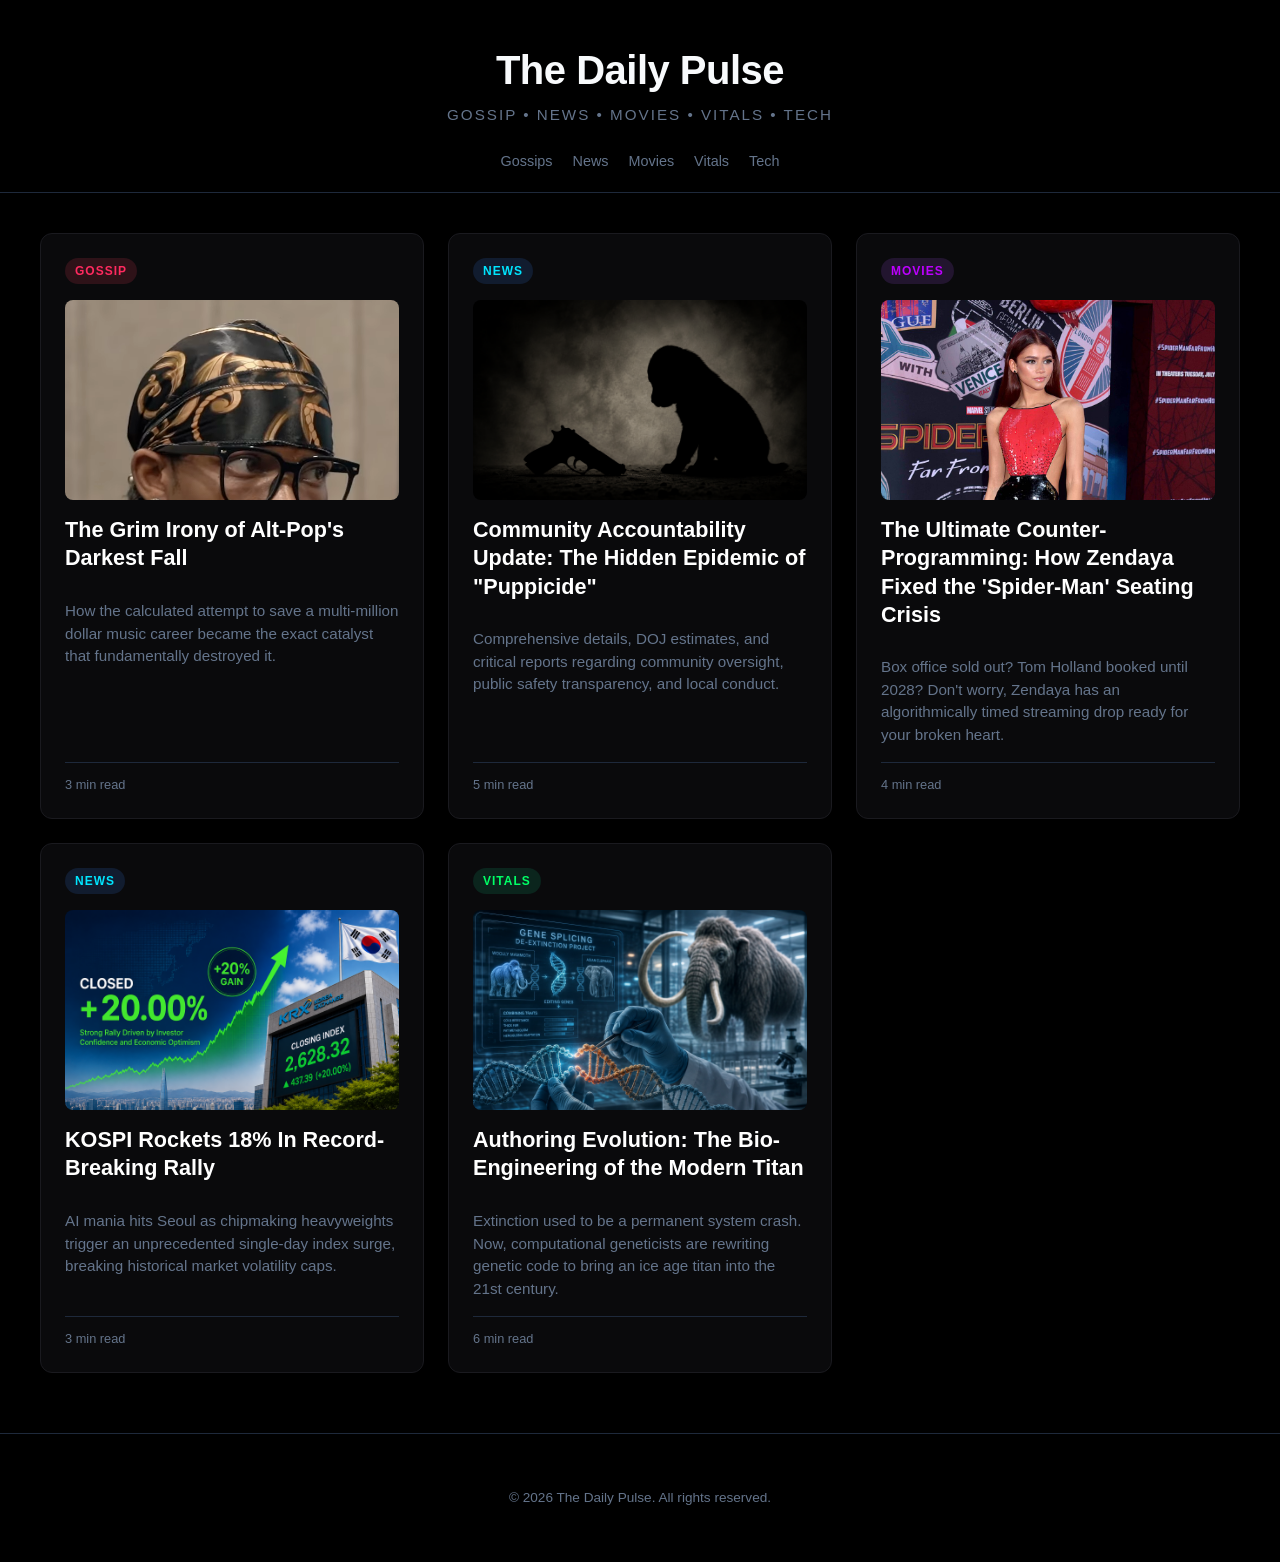
<file: index.html>
<!DOCTYPE html>
<html lang="en">
<head>
    <meta charset="UTF-8">
    <meta name="viewport" content="width=device-width, initial-scale=1.0">
    <title>The Daily Pulse - Gossip, News, Tech</title>
    <link rel="stylesheet" href="style.css">
</head>
<body>
    <!-- Main Hub Header -->
    <header class="main-header">
        <div class="header-container">
            <h1 class="logo">The Daily Pulse</h1>
            <p class="tagline">Gossip &bull; News &bull; Movies &bull; Vitals &bull; Tech</p>
        </div>
        <nav class="main-nav">
            <a href="#gossip">Gossips</a>
            <a href="#news">News</a>
            <a href="#movies">Movies</a>
            <a href="#vitals">Vitals</a>
            <a href="#tech">Tech</a>
        </nav>
    </header>

    <!-- News Grid Container -->
        <!-- News Grid Container -->
    <main class="grid-container">

        <!-- Card 1: Gossip (Links to D4vd Article) -->
        <article class="news-card" id="gossip">
            <div class="card-tag tag-gossip">Gossip</div>
            
            <div class="card-image-container">
                <a href="d4vid.html">
                    <img src="d4vid.png" alt="D4vd Case" class="card-image">
                </a>
            </div>

            <h2 class="card-title"><a href="d4vid.html">The Grim Irony of Alt-Pop's Darkest Fall</a></h2>
            <p class="card-excerpt">How the calculated attempt to save a multi-million dollar music career became the exact catalyst that fundamentally destroyed it.</p>
            <div class="card-footer">
                <span class="read-time">3 min read</span>
            </div>
        </article>

        <!-- Card 2: News (Linked to Puppicide Article) -->
        <article class="news-card" id="news">
            <div class="card-tag tag-news">News</div>
            
            <div class="card-image-container">
                <a href="community-accountability.html">
                    <img src="puppi2.png" alt="Community Safety Update" class="card-image">
                </a>
            </div>

            <h2 class="card-title"><a href="community-accountability.html">Community Accountability Update: The Hidden Epidemic of "Puppicide"</a></h2>
            <p class="card-excerpt">Comprehensive details, DOJ estimates, and critical reports regarding community oversight, public safety transparency, and local conduct.</p>
            <div class="card-footer">
                <span class="read-time">5 min read</span>
            </div>
        </article>

        <!-- Card 3: Movies (Linked to Zendaya Article) -->
        <article class="news-card" id="movies">
            <div class="card-tag tag-movies">Movies</div>

            <div class="card-image-container">
                <a href="the-drama.html">
                    <img src="zen.jpg" alt="Zendaya and Robert Pattinson in The Drama" class="card-image">
                </a>
            </div>

            <h2 class="card-title"><a href="the-drama.html">The Ultimate Counter-Programming: How Zendaya Fixed the 'Spider-Man' Seating Crisis</a></h2>
            <p class="card-excerpt">Box office sold out? Tom Holland booked until 2028? Don't worry, Zendaya has an algorithmically timed streaming drop ready for your broken heart.</p>
            <div class="card-footer">
                <span class="read-time">4 min read</span>
            </div>
        </article>
        <!-- Card 4: News (Links to South Korea Stock Surge) -->
        <article class="news-card" id="korea-surge">
            <div class="card-tag tag-news">News</div>

            <div class="card-image-container">
                <a href="so-ko.html">
                    <img src="so-ko.png" alt="KOSPI Market Chart" class="card-image">
                </a>
            </div>

            <h2 class="card-title"><a href="so-ko.html">KOSPI Rockets 18% In Record-Breaking Rally</a></h2>
            <p class="card-excerpt">AI mania hits Seoul as chipmaking heavyweights trigger an unprecedented single-day index surge, breaking historical market volatility caps.</p>
            <div class="card-footer">
                <span class="read-time">3 min read</span>
            </div>
        </article>

        <!-- Card 5: Vitals (Mammoth Article) -->
        <article class="news-card" id="mammoth-revival">
            <div class="card-tag tag-vitals">Vitals</div>

            <div class="card-image-container">
                <a href="mammoth-revival.html">
                    <img src="wooly.png" alt="Woolly Mammoth Bio-Engineering" class="card-image">
                </a>
            </div>

            <h2 class="card-title"><a href="mammoth-revival.html">Authoring Evolution: The Bio-Engineering of the Modern Titan</a></h2>
            <p class="card-excerpt">Extinction used to be a permanent system crash. Now, computational geneticists are rewriting genetic code to bring an ice age titan into the 21st century.</p>
            <div class="card-footer">
                <span class="read-time">6 min read</span>
            </div>
        </article>



    </main>


    <!-- Footer -->
    <footer class="main-footer">
        <p>&copy; 2026 The Daily Pulse. All rights reserved.</p>
    </footer>
</body>
</html>
</file>
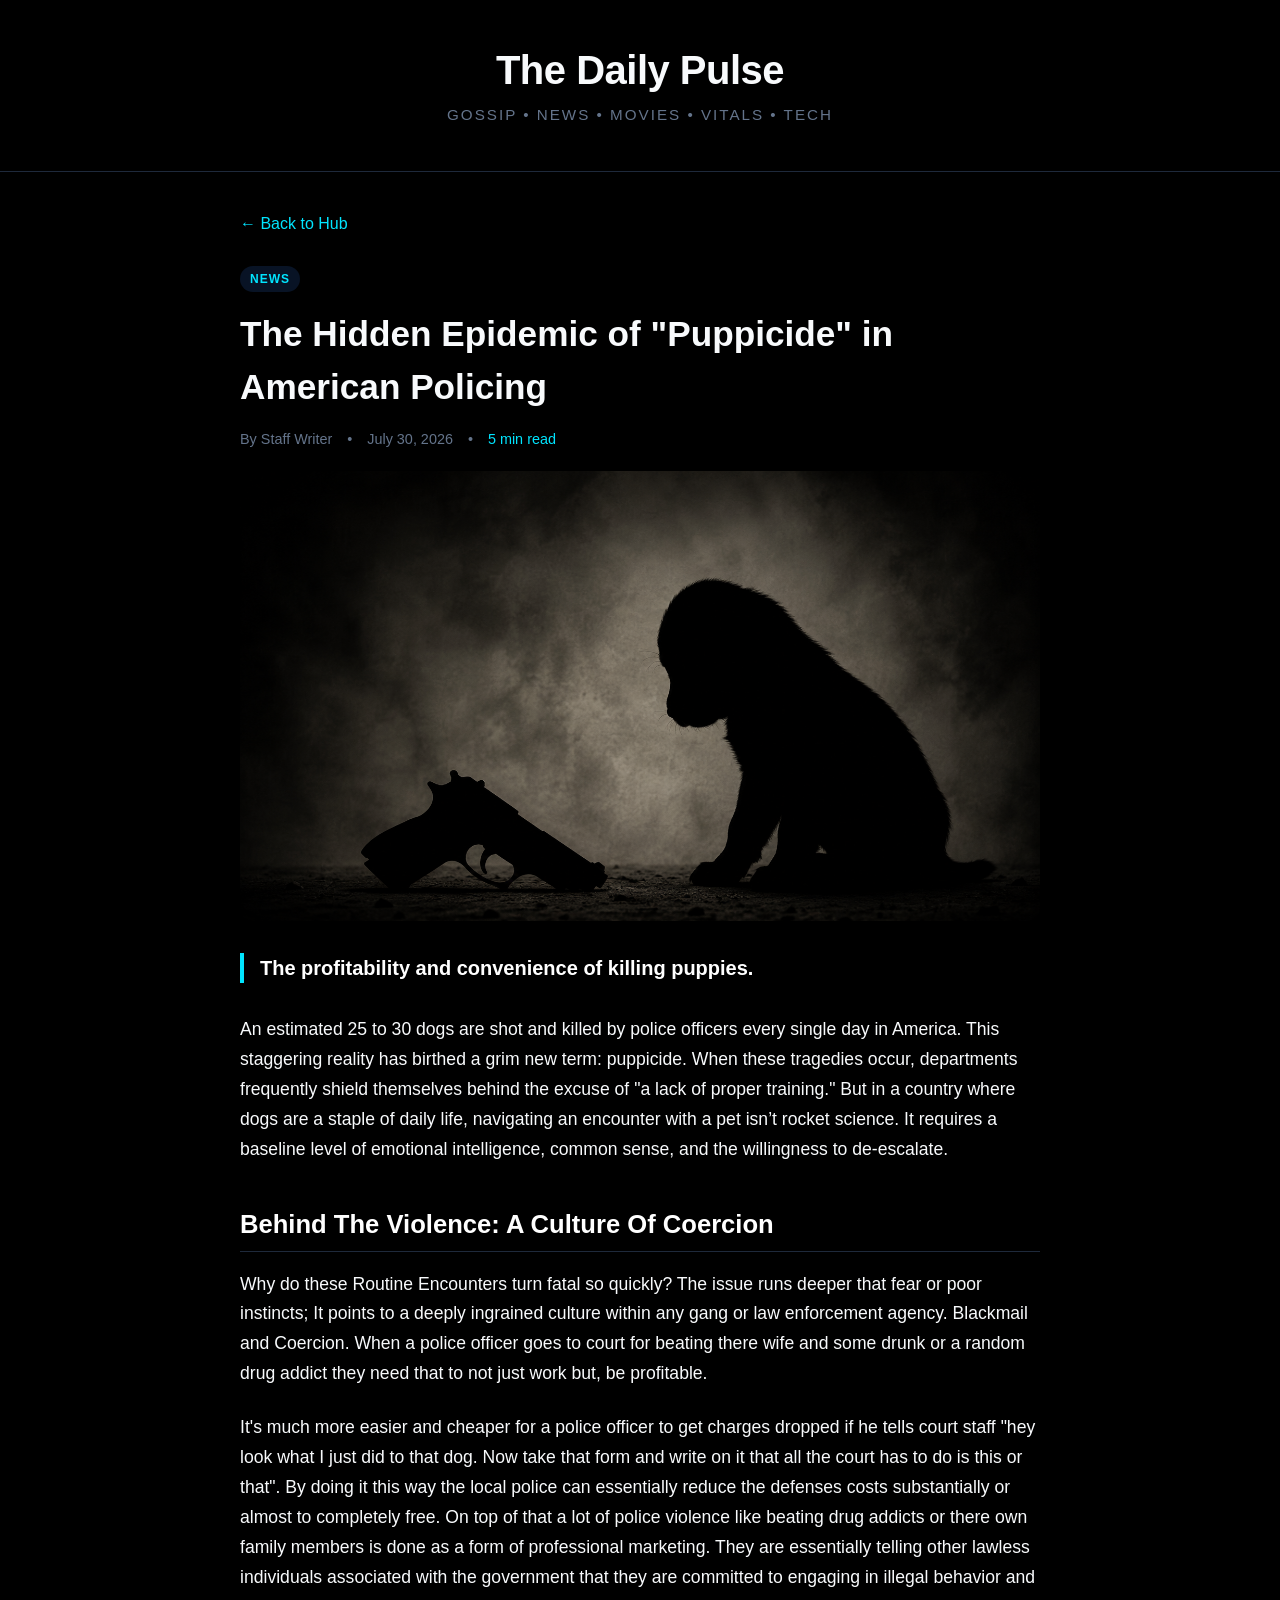
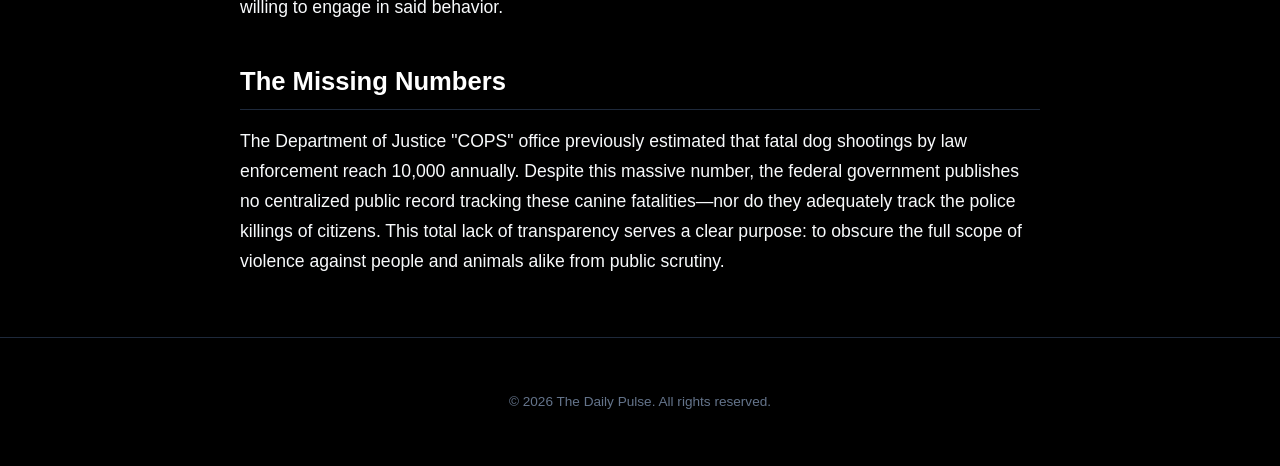
<file: community-accountability.html>
<!DOCTYPE html>
<html lang="en">
<head>
    <meta charset="UTF-8">
    <meta name="viewport" content="width=device-width, initial-scale=1.0">
    <title>Community Accountability Update - The Daily Pulse</title>
    <link rel="stylesheet" href="style.css">
    <style>
        /* Specific styles for article page readability */
        .article-container {
            max-width: 800px;
            margin: 40px auto;
            padding: 0 20px;
        }
        .article-meta {
            color: var(--text-muted);
            font-size: 0.9rem;
            margin-bottom: 20px;
            display: flex;
            gap: 15px;
        }
        .article-content p {
            font-size: 1.1rem;
            line-height: 1.7;
            margin-bottom: 24px;
        }
        .article-content h2 {
            font-size: 1.6rem;
            color: #ffffff;
            margin: 40px 0 16px 0;
            border-bottom: 1px solid #1e293b;
            padding-bottom: 8px;
        }
        .back-link {
            display: inline-block;
            margin-bottom: 30px;
            color: var(--color-news);
            text-decoration: none;
            font-weight: 500;
        }
        .back-link:hover {
            text-decoration: underline;
        }
    </style>
</head>
<body>
    <!-- Header -->
    <header class="main-header">
        <div class="header-container">
            <h1 class="logo"><a href="index.html" style="color: inherit; text-decoration: none;">The Daily Pulse</a></h1>
            <p class="tagline">Gossip &bull; News &bull; Movies &bull; Vitals &bull; Tech</p>
        </div>
    </header>

    <!-- Main Content -->
    <main class="article-container">
        <a href="index.html" class="back-link">&larr; Back to Hub</a>
        
        <article>
            <div class="card-tag tag-news">News</div>
            
            <h1 class="logo" style="font-size: 2.2rem; text-align: left; margin-bottom: 16px; letter-spacing: normal;">
                The Hidden Epidemic of "Puppicide" in American Policing
            </h1>
            
            <div class="article-meta">
                <span>By Staff Writer</span>
                <span>&bull;</span>
                <span>July 30, 2026</span>
                <span>&bull;</span>
                <span style="color: var(--color-news);">5 min read</span>
            </div>

            <!-- Image Block configured for the tall 1080x1920 puppi.png layout -->
                        <!-- New Article Banner Image (Widescreen Asset Layout) -->
            <figure style="margin: 0 0 32px 0; width: 100%;">
                <div style="width: 100%; max-height: 450px; overflow: hidden; border-radius: 12px; margin-bottom: 8px;">
                    <img src="puppi2.png" alt="Community Accountability Report Banner" style="width: 100%; height: auto; display: block; object-fit: cover;">
                </div>
            </figure>


            <div class="article-content">
                <p style="font-size: 1.25rem; font-weight: 600; color: #ffffff; line-height: 1.5; margin-bottom: 32px; border-left: 4px solid var(--color-news); padding-left: 16px;">
                    The profitability and convenience of killing puppies.
                </p>

                <p>An estimated 25 to 30 dogs are shot and killed by police officers every single day in America. This staggering reality has birthed a grim new term: puppicide. When these tragedies occur, departments frequently shield themselves behind the excuse of "a lack of proper training." But in a country where dogs are a staple of daily life, navigating an encounter with a pet isn’t rocket science. It requires a baseline level of emotional intelligence, common sense, and the willingness to de-escalate.</p>

                <h2>Behind The Violence: A Culture Of Coercion</h2>
                
                <p>Why do these Routine Encounters turn fatal so quickly? The issue runs deeper that fear or poor instincts; It points to a deeply ingrained culture within any gang or law enforcement agency. Blackmail and Coercion. When a police officer goes to court for beating there wife and some drunk or a random drug addict they need that to not just work but, be profitable.</p>

                <p>It's much more easier and cheaper for a police officer to get charges dropped if he tells court staff "hey look what I just did to that dog. Now take that form and write on it that all the court has to do is this or that". By doing it this way the local police can essentially reduce the defenses costs substantially or almost to completely free. On top of that a lot of police violence like beating drug addicts or there own family members is done as a form of professional marketing. They are essentially telling other lawless individuals associated with the government that they are committed to engaging in illegal behavior and willing to engage in said behavior.</p>

                <h2>The Missing Numbers</h2>
                
                <p>The Department of Justice "COPS" office previously estimated that fatal dog shootings by law enforcement reach 10,000 annually. Despite this massive number, the federal government publishes no centralized public record tracking these canine fatalities—nor do they adequately track the police killings of citizens. This total lack of transparency serves a clear purpose: to obscure the full scope of violence against people and animals alike from public scrutiny.</p>
            </div>
        </article>
    </main>

    <!-- Footer -->
    <footer class="main-footer">
        <p>&copy; 2026 The Daily Pulse. All rights reserved.</p>
    </footer>
</body>
</html>
</file>
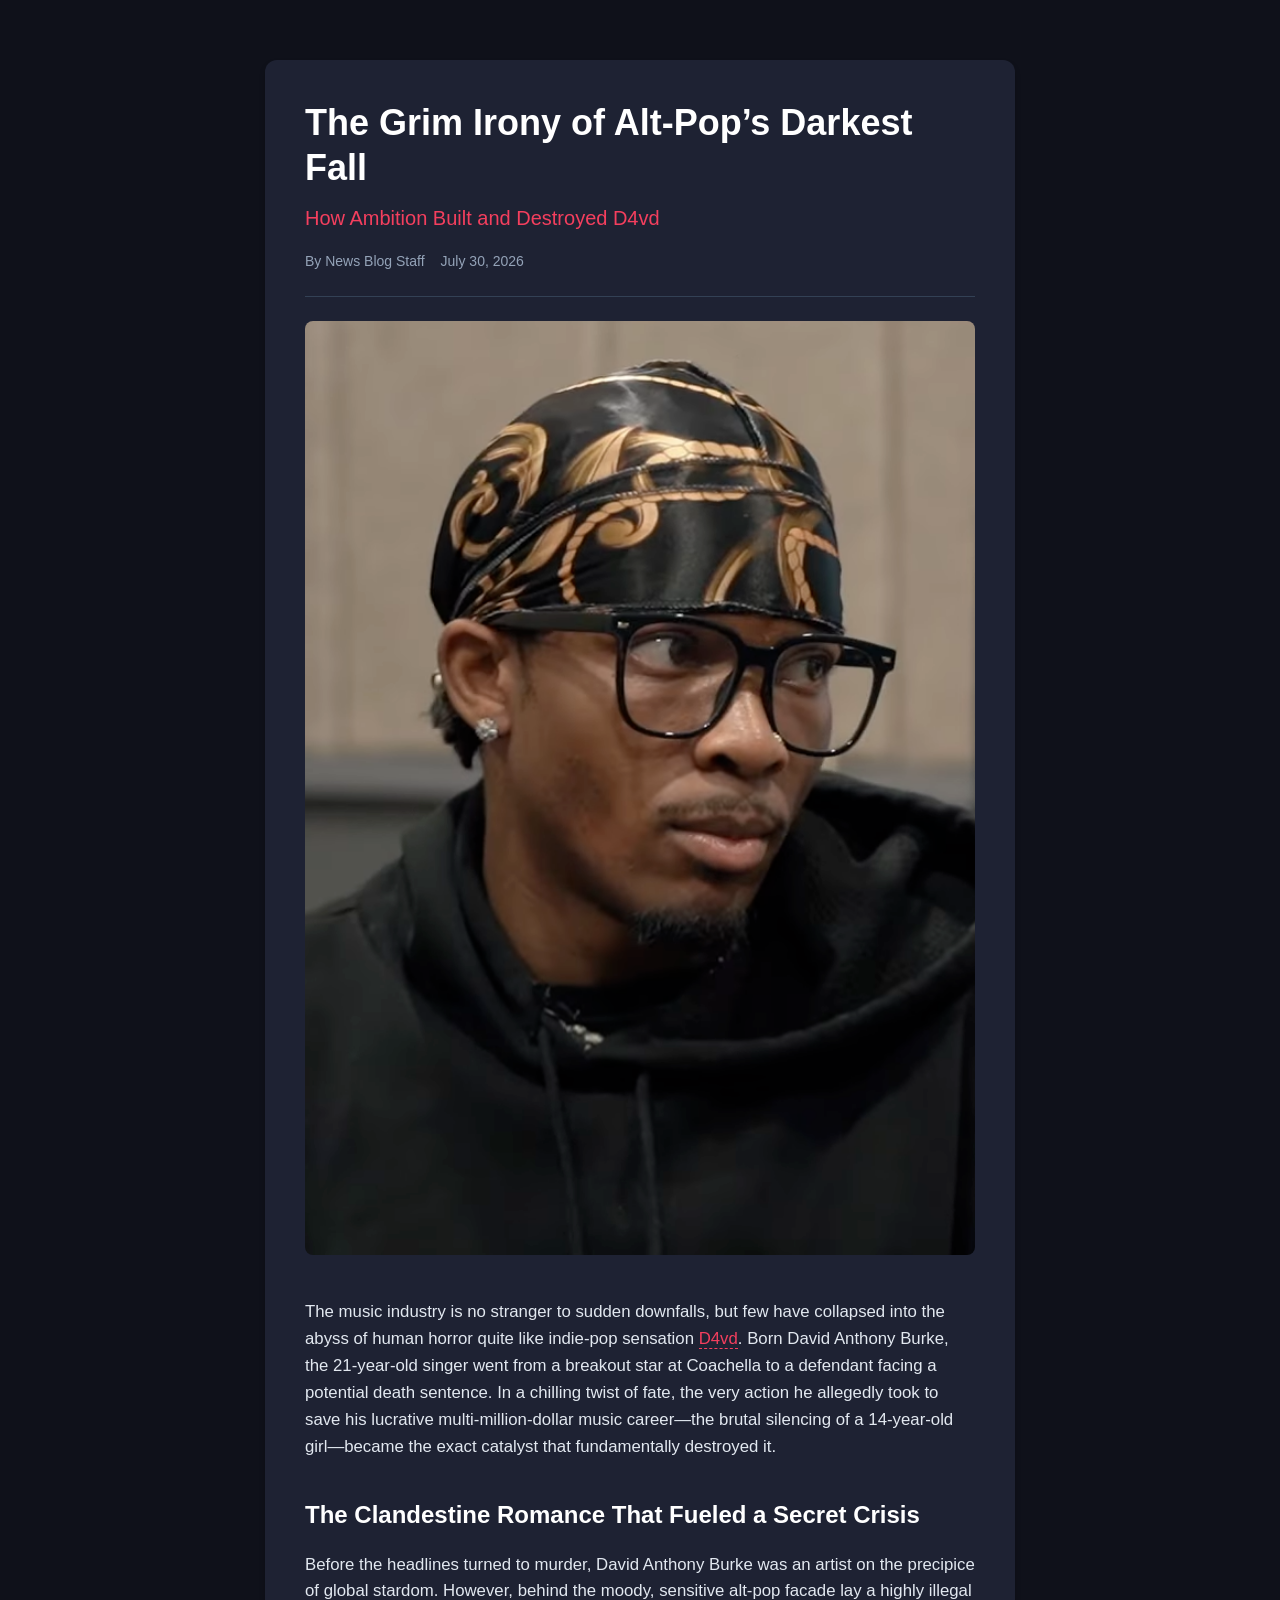
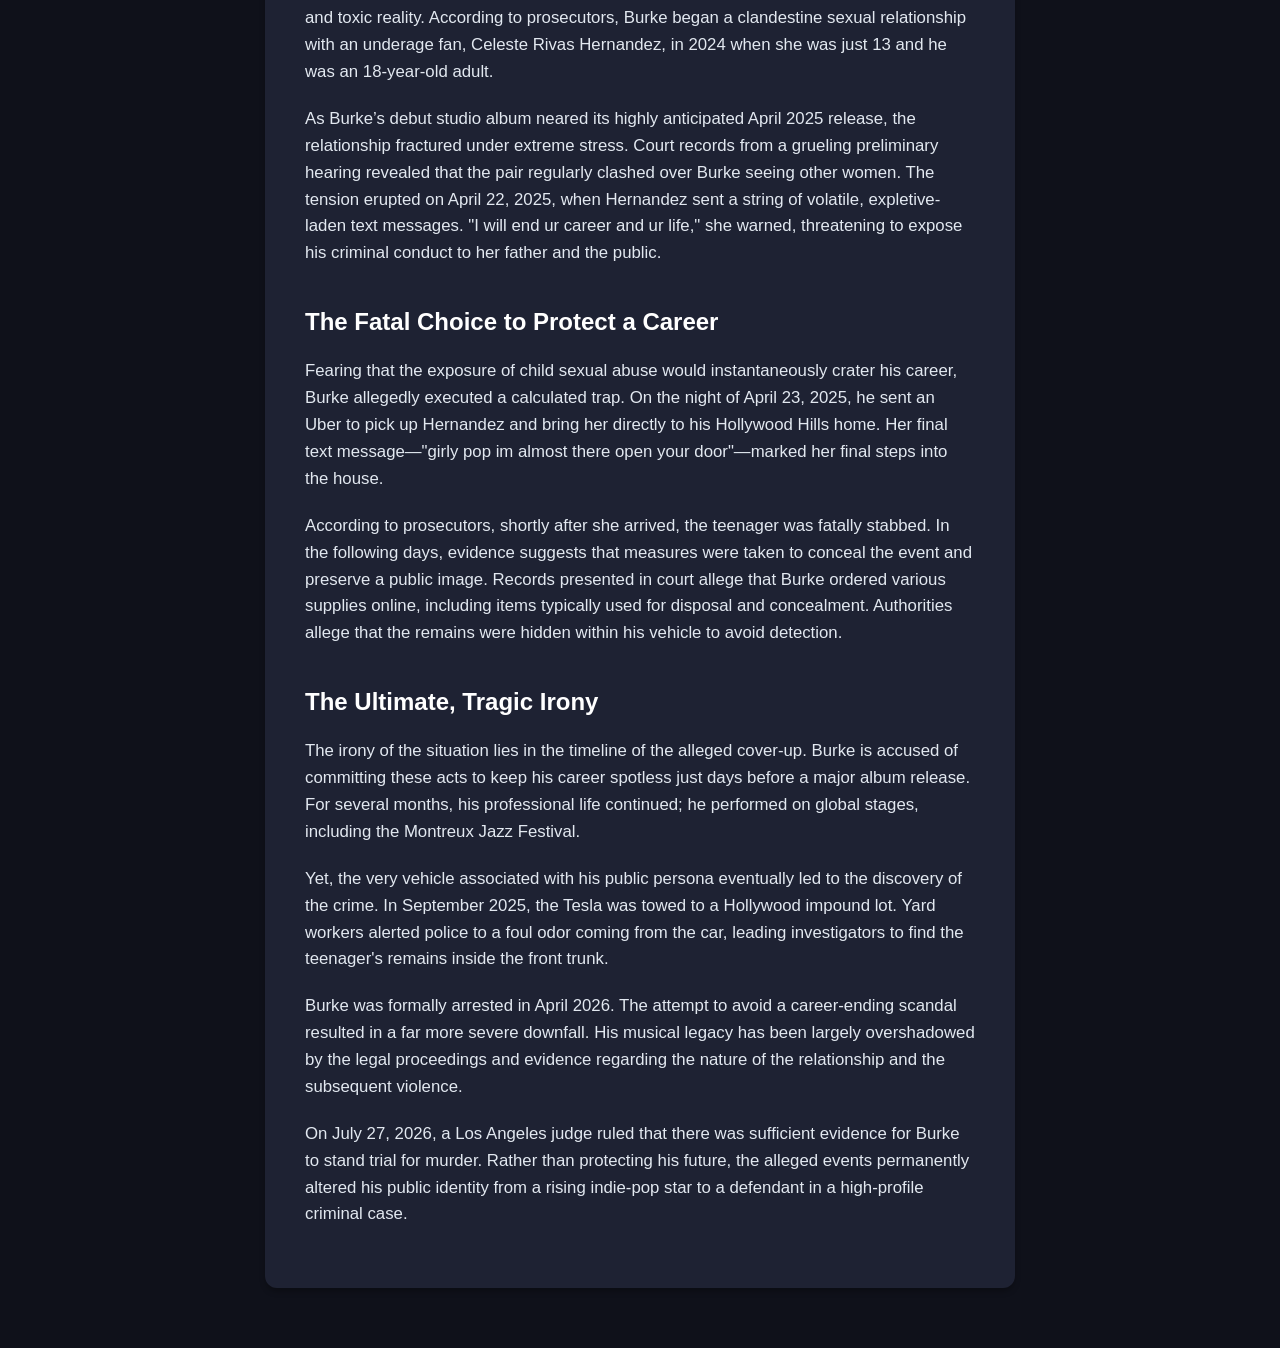
<file: d4vid.html>
<!DOCTYPE html>
<html lang="en">
<head>
    <meta charset="UTF-8">
    <meta name="viewport" content="width=device-width, initial-scale=1.0">
    <title>The Grim Irony of Alt-Pop's Darkest Fall</title>
    <link rel="stylesheet" href="d4vid-style.css">
</head>
<body>
    <main class="article-container">
        <article>
            <header class="article-header">
                <h1 class="article-title">The Grim Irony of Alt-Pop’s Darkest Fall</h1>
                <p class="article-subtitle">How Ambition Built and Destroyed D4vd</p>
                <div class="article-meta">
                    <span class="author">By News Blog Staff</span>
                    <span class="date">July 30, 2026</span>
                </div>
            </header>
            
            <section class="article-content">
                <!-- If you want to show the image, make sure d4vid.png is in the same folder -->
                <img src="d4vid.png" alt="D4vd Case Image" style="width:100%; border-radius:8px; margin-bottom:20px;">

                <p>The music industry is no stranger to sudden downfalls, but few have collapsed into the abyss of human horror quite like indie-pop sensation <a href="https://www.bbc.com/news/articles/c70gkg62w0ro" target="_blank" rel="noopener noreferrer">D4vd</a>. Born David Anthony Burke, the 21-year-old singer went from a breakout star at Coachella to a defendant facing a potential death sentence. In a chilling twist of fate, the very action he allegedly took to save his lucrative multi-million-dollar music career—the brutal silencing of a 14-year-old girl—became the exact catalyst that fundamentally destroyed it.</p>

                <h2>The Clandestine Romance That Fueled a Secret Crisis</h2>
                <p>Before the headlines turned to murder, David Anthony Burke was an artist on the precipice of global stardom. However, behind the moody, sensitive alt-pop facade lay a highly illegal and toxic reality. According to prosecutors, Burke began a clandestine sexual relationship with an underage fan, Celeste Rivas Hernandez, in 2024 when she was just 13 and he was an 18-year-old adult.</p>
                <p>As Burke’s debut studio album neared its highly anticipated April 2025 release, the relationship fractured under extreme stress. Court records from a grueling preliminary hearing revealed that the pair regularly clashed over Burke seeing other women. The tension erupted on April 22, 2025, when Hernandez sent a string of volatile, expletive-laden text messages. "I will end ur career and ur life," she warned, threatening to expose his criminal conduct to her father and the public.</p>

                <h2>The Fatal Choice to Protect a Career</h2>
                <p>Fearing that the exposure of child sexual abuse would instantaneously crater his career, Burke allegedly executed a calculated trap. On the night of April 23, 2025, he sent an Uber to pick up Hernandez and bring her directly to his Hollywood Hills home. Her final text message—"girly pop im almost there open your door"—marked her final steps into the house.</p>
                <p>According to prosecutors, shortly after she arrived, the teenager was fatally stabbed. In the following days, evidence suggests that measures were taken to conceal the event and preserve a public image. Records presented in court allege that Burke ordered various supplies online, including items typically used for disposal and concealment. Authorities allege that the remains were hidden within his vehicle to avoid detection.</p>

                <h2>The Ultimate, Tragic Irony</h2>
                <p>The irony of the situation lies in the timeline of the alleged cover-up. Burke is accused of committing these acts to keep his career spotless just days before a major album release. For several months, his professional life continued; he performed on global stages, including the Montreux Jazz Festival.</p>
                <p>Yet, the very vehicle associated with his public persona eventually led to the discovery of the crime. In September 2025, the Tesla was towed to a Hollywood impound lot. Yard workers alerted police to a foul odor coming from the car, leading investigators to find the teenager's remains inside the front trunk.</p>
                <p>Burke was formally arrested in April 2026. The attempt to avoid a career-ending scandal resulted in a far more severe downfall. His musical legacy has been largely overshadowed by the legal proceedings and evidence regarding the nature of the relationship and the subsequent violence.</p>
                <p>On July 27, 2026, a Los Angeles judge ruled that there was sufficient evidence for Burke to stand trial for murder. Rather than protecting his future, the alleged events permanently altered his public identity from a rising indie-pop star to a defendant in a high-profile criminal case.</p>
            </section>
        </article>
    </main>
</body>
</html>
</file>
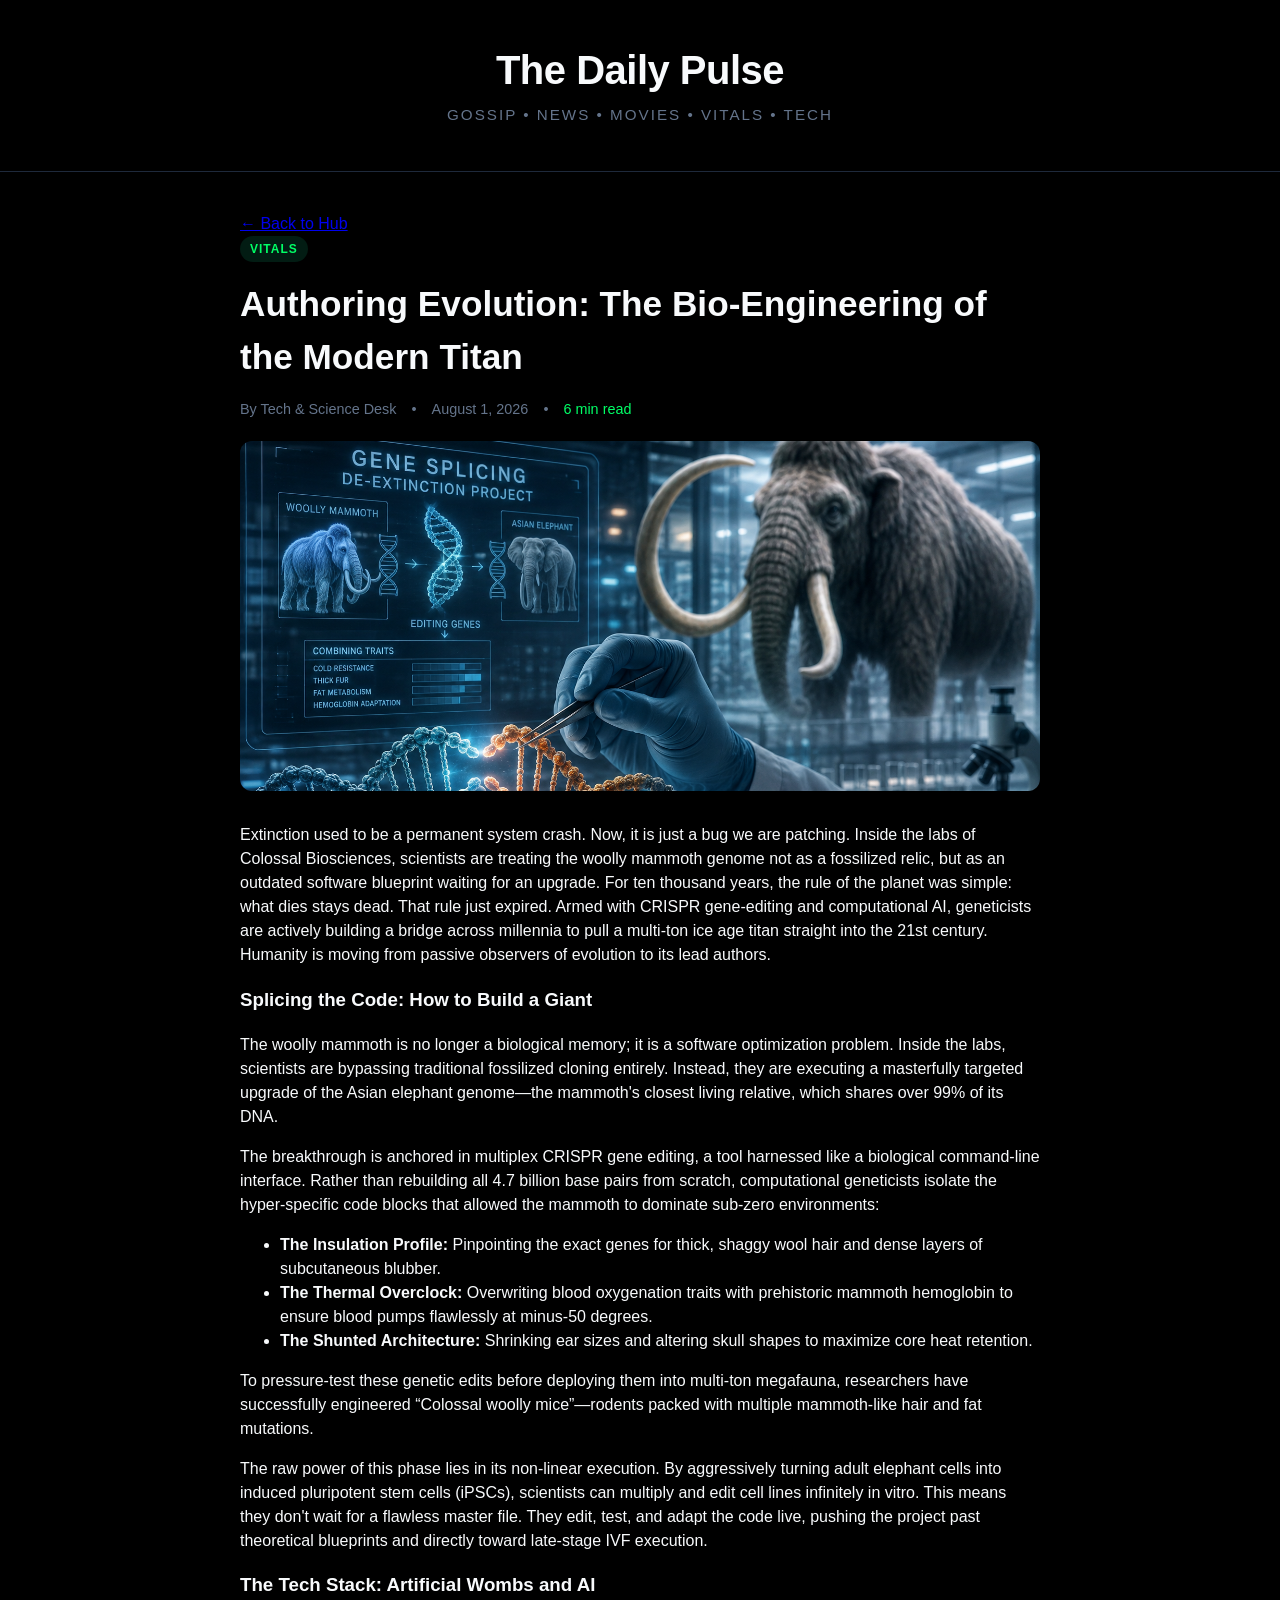
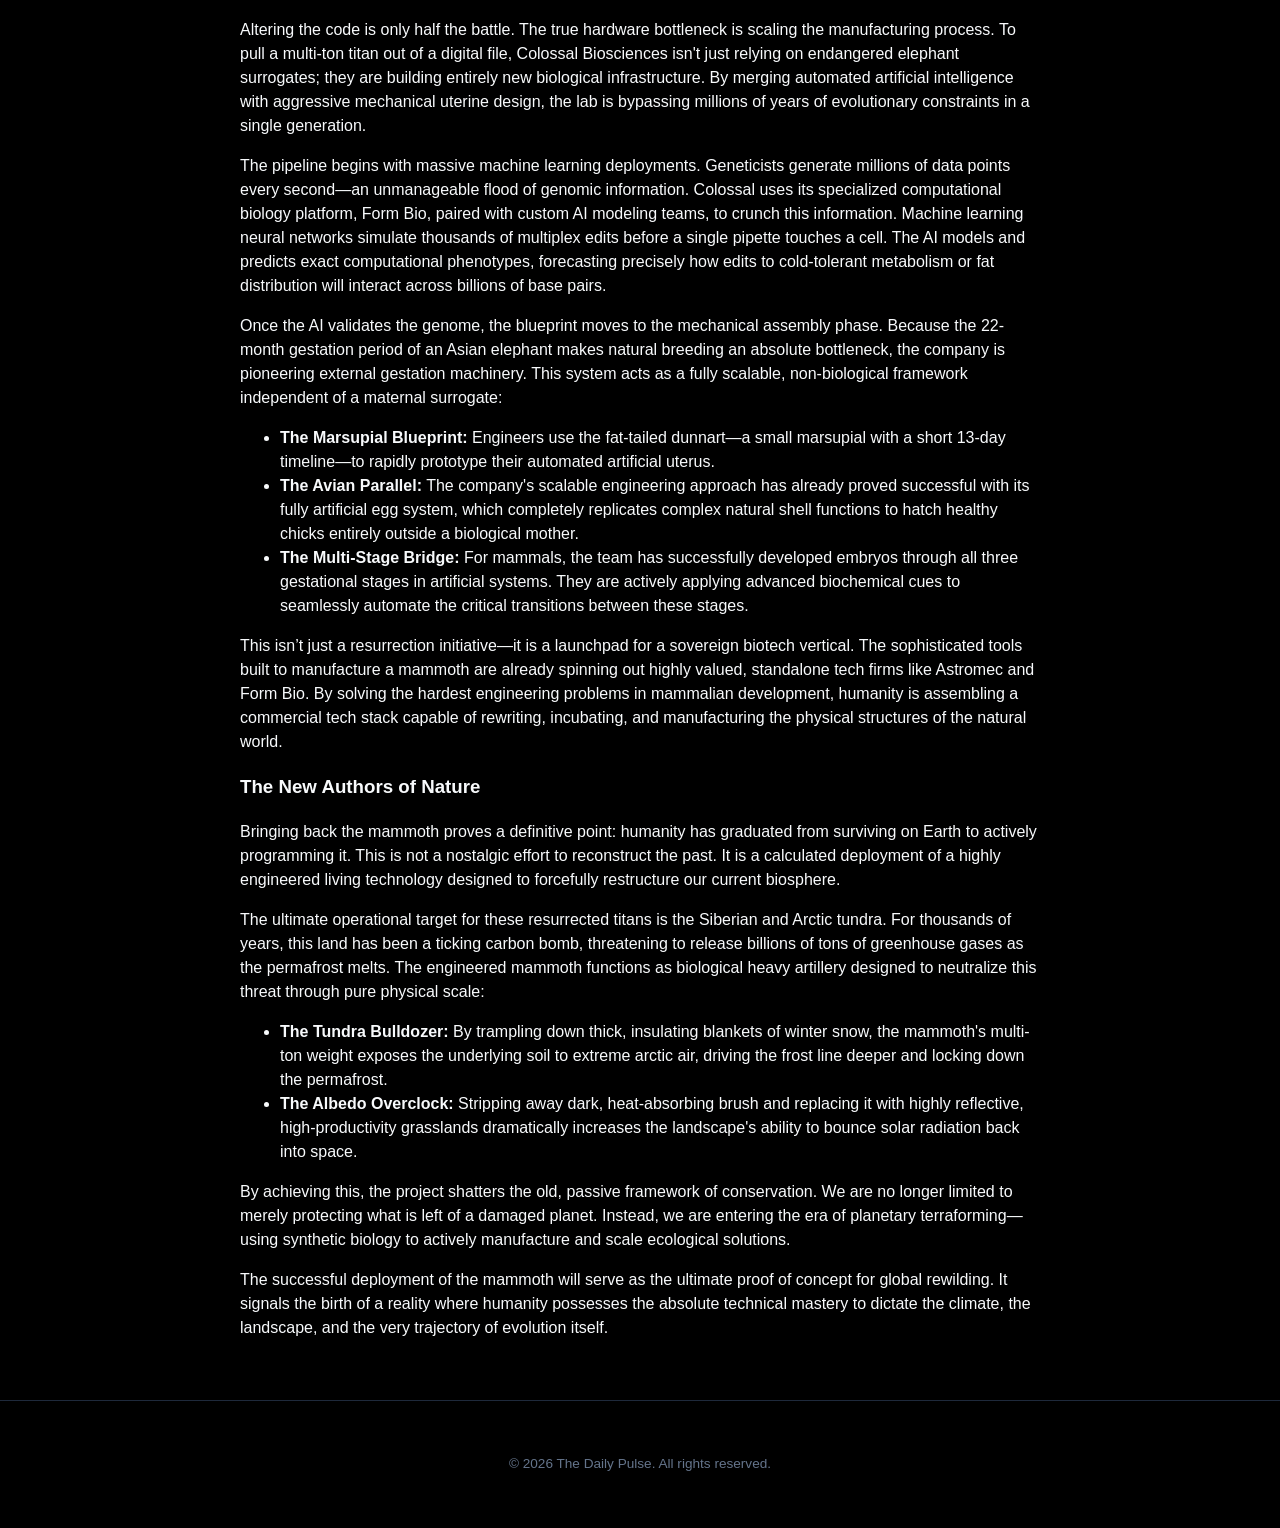
<file: mammoth-revival-v2.html>
<!DOCTYPE html>
<html lang="en">
<head>
    <!-- Open Graph Metadata for Social Sharing -->
     <head>
    <meta charset="UTF-8">
    <meta name="viewport" content="width=device-width, initial-scale=1.0">
    <title>Authoring Evolution - The Daily Pulse</title>

    <!-- Open Graph Metadata for Reddit & Facebook -->
    <meta property="og:title" content="Authoring Evolution: The Bio-Engineering of the Modern Titan">
    <meta property="og:description" content="Inside the labs of Colossal Biosciences, scientists are treating the woolly mammoth genome as a software upgrade.">
    <meta property="og:image" content="https://the-daily-pulse.pages.dev/wooly-v2.png">
    
    <meta property="og:image:type" content="image/png">
    <meta property="og:image:width" content="1200">
    <meta property="og:image:height" content="630">
    <meta property="og:url" content="https://the-daily-pulse.pages.dev/mammoth-revival-v2">
    <meta property="og:type" content="article">

    <!-- Twitter Card Metadata -->
    <meta name="twitter:card" content="summary_large_image">
    <meta name="twitter:title" content="Authoring Evolution: The Bio-Engineering of the Modern Titan">
    <meta name="twitter:description" content="Inside the labs of Colossal Biosciences, scientists are treating the woolly mammoth genome as a software upgrade.">
    <meta name="twitter:image" content="https://the-daily-pulse.pages.dev/wooly.png">

    <link rel="stylesheet" href="style.css">
    <style>
        /* Article page baseline readability */
        .article-container { 
            max-width: 800px; 
            margin: 40px auto; 
            padding: 0 20px; 
        }
        .article-meta { 
            color: var(--text-muted); 
            font-size: 0.9rem; 
            margin-bottom: 20px; 
            display: flex; 
            gap: 15px; 
        }
    </style>
<body>
    <!-- Header -->
    <header class="main-header">
        <div class="header-container">
            <h1 class="logo"><a href="index.html" style="color: inherit; text-decoration: none;">The Daily Pulse</a></h1>
            <p class="tagline">Gossip &bull; News &bull; Movies &bull; Vitals &bull; Tech</p>
        </div>
    </header>

    <!-- Main Content -->
    <main class="article-container">
        <a href="index.html" class="back-link">&larr; Back to Hub</a>
        <article>
            <div class="card-tag tag-vitals">Vitals</div>
            <h1 class="logo" style="font-size: 2.2rem; text-align: left; margin-bottom: 16px; letter-spacing: normal;">
                Authoring Evolution: The Bio-Engineering of the Modern Titan
            </h1>

            <div class="article-meta">
                <span>By Tech & Science Desk</span>
                <span>&bull;</span>
                <span>August 1, 2026</span>
                <span>&bull;</span>
                <span style="color: var(--color-vitals);">6 min read</span>
            </div>
            <!-- New Article Banner Image with Caption -->             
            <figure style="margin: 0 0 32px 0; width: 100%;">
                <div style="width: 100%; height: 350px; overflow: hidden; border-radius: 12px; margin-bottom: 8px;">                                              
                    <img src="wooly.png" alt="Woolly Mammoth Bio-Engineering" style="width: 100%; height: 100%; object-fit: cover; object-position: center 20%;">
                </div>
                
            </figure>



            <div class="article-content">
                <p>Extinction used to be a permanent system crash. Now, it is just a bug we are patching. Inside the labs of Colossal Biosciences, scientists are treating the woolly mammoth genome not as a fossilized relic, but as an outdated software blueprint waiting for an upgrade. For ten thousand years, the rule of the planet was simple: what dies stays dead. That rule just expired. Armed with CRISPR gene-editing and computational AI, geneticists are actively building a bridge across millennia to pull a multi-ton ice age titan straight into the 21st century. Humanity is moving from passive observers of evolution to its lead authors.</p>

                <h3>Splicing the Code: How to Build a Giant</h3>
                <p>The woolly mammoth is no longer a biological memory; it is a software optimization problem. Inside the labs, scientists are bypassing traditional fossilized cloning entirely. Instead, they are executing a masterfully targeted upgrade of the Asian elephant genome—the mammoth's closest living relative, which shares over 99% of its DNA.</p>
                <p>The breakthrough is anchored in multiplex CRISPR gene editing, a tool harnessed like a biological command-line interface. Rather than rebuilding all 4.7 billion base pairs from scratch, computational geneticists isolate the hyper-specific code blocks that allowed the mammoth to dominate sub-zero environments:</p>
                
                <ul class="bullet-list">
                    <li><strong>The Insulation Profile:</strong> Pinpointing the exact genes for thick, shaggy wool hair and dense layers of subcutaneous blubber.</li>
                    <li><strong>The Thermal Overclock:</strong> Overwriting blood oxygenation traits with prehistoric mammoth hemoglobin to ensure blood pumps flawlessly at minus-50 degrees.</li>
                    <li><strong>The Shunted Architecture:</strong> Shrinking ear sizes and altering skull shapes to maximize core heat retention.</li>
                </ul>

                <p>To pressure-test these genetic edits before deploying them into multi-ton megafauna, researchers have successfully engineered “Colossal woolly mice”—rodents packed with multiple mammoth-like hair and fat mutations.</p>
                <p>The raw power of this phase lies in its non-linear execution. By aggressively turning adult elephant cells into induced pluripotent stem cells (iPSCs), scientists can multiply and edit cell lines infinitely in vitro. This means they don't wait for a flawless master file. They edit, test, and adapt the code live, pushing the project past theoretical blueprints and directly toward late-stage IVF execution.</p>

                <h3>The Tech Stack: Artificial Wombs and AI</h3>
                <p>Altering the code is only half the battle. The true hardware bottleneck is scaling the manufacturing process. To pull a multi-ton titan out of a digital file, Colossal Biosciences isn't just relying on endangered elephant surrogates; they are building entirely new biological infrastructure. By merging automated artificial intelligence with aggressive mechanical uterine design, the lab is bypassing millions of years of evolutionary constraints in a single generation.</p>
                <p>The pipeline begins with massive machine learning deployments. Geneticists generate millions of data points every second—an unmanageable flood of genomic information. Colossal uses its specialized computational biology platform, Form Bio, paired with custom AI modeling teams, to crunch this information. Machine learning neural networks simulate thousands of multiplex edits before a single pipette touches a cell. The AI models and predicts exact computational phenotypes, forecasting precisely how edits to cold-tolerant metabolism or fat distribution will interact across billions of base pairs.</p>
                <p>Once the AI validates the genome, the blueprint moves to the mechanical assembly phase. Because the 22-month gestation period of an Asian elephant makes natural breeding an absolute bottleneck, the company is pioneering external gestation machinery. This system acts as a fully scalable, non-biological framework independent of a maternal surrogate:</p>

                <ul class="bullet-list">
                    <li><strong>The Marsupial Blueprint:</strong> Engineers use the fat-tailed dunnart—a small marsupial with a short 13-day timeline—to rapidly prototype their automated artificial uterus.</li>
                    <li><strong>The Avian Parallel:</strong> The company's scalable engineering approach has already proved successful with its fully artificial egg system, which completely replicates complex natural shell functions to hatch healthy chicks entirely outside a biological mother.</li>
                    <li><strong>The Multi-Stage Bridge:</strong> For mammals, the team has successfully developed embryos through all three gestational stages in artificial systems. They are actively applying advanced biochemical cues to seamlessly automate the critical transitions between these stages.</li>
                </ul>

                <p>This isn’t just a resurrection initiative—it is a launchpad for a sovereign biotech vertical. The sophisticated tools built to manufacture a mammoth are already spinning out highly valued, standalone tech firms like Astromec and Form Bio. By solving the hardest engineering problems in mammalian development, humanity is assembling a commercial tech stack capable of rewriting, incubating, and manufacturing the physical structures of the natural world.</p>

                <h3>The New Authors of Nature</h3>
                <p>Bringing back the mammoth proves a definitive point: humanity has graduated from surviving on Earth to actively programming it. This is not a nostalgic effort to reconstruct the past. It is a calculated deployment of a highly engineered living technology designed to forcefully restructure our current biosphere.</p>
                <p>The ultimate operational target for these resurrected titans is the Siberian and Arctic tundra. For thousands of years, this land has been a ticking carbon bomb, threatening to release billions of tons of greenhouse gases as the permafrost melts. The engineered mammoth functions as biological heavy artillery designed to neutralize this threat through pure physical scale:</p>

                <ul class="bullet-list">
                    <li><strong>The Tundra Bulldozer:</strong> By trampling down thick, insulating blankets of winter snow, the mammoth's multi-ton weight exposes the underlying soil to extreme arctic air, driving the frost line deeper and locking down the permafrost.</li>
                    <li><strong>The Albedo Overclock:</strong> Stripping away dark, heat-absorbing brush and replacing it with highly reflective, high-productivity grasslands dramatically increases the landscape's ability to bounce solar radiation back into space.</li>
                </ul>

                <p>By achieving this, the project shatters the old, passive framework of conservation. We are no longer limited to merely protecting what is left of a damaged planet. Instead, we are entering the era of planetary terraforming—using synthetic biology to actively manufacture and scale ecological solutions.</p>
                <p>The successful deployment of the mammoth will serve as the ultimate proof of concept for global rewilding. It signals the birth of a reality where humanity possesses the absolute technical mastery to dictate the climate, the landscape, and the very trajectory of evolution itself.</p>
</div>
        </article>
    </main>
<!-- Footer -->                                                        <footer class="main-footer">                                               <p>&copy; 2026 The Daily Pulse. All rights reserved.</p>           </footer>                                                          </body>
</html>
</file>
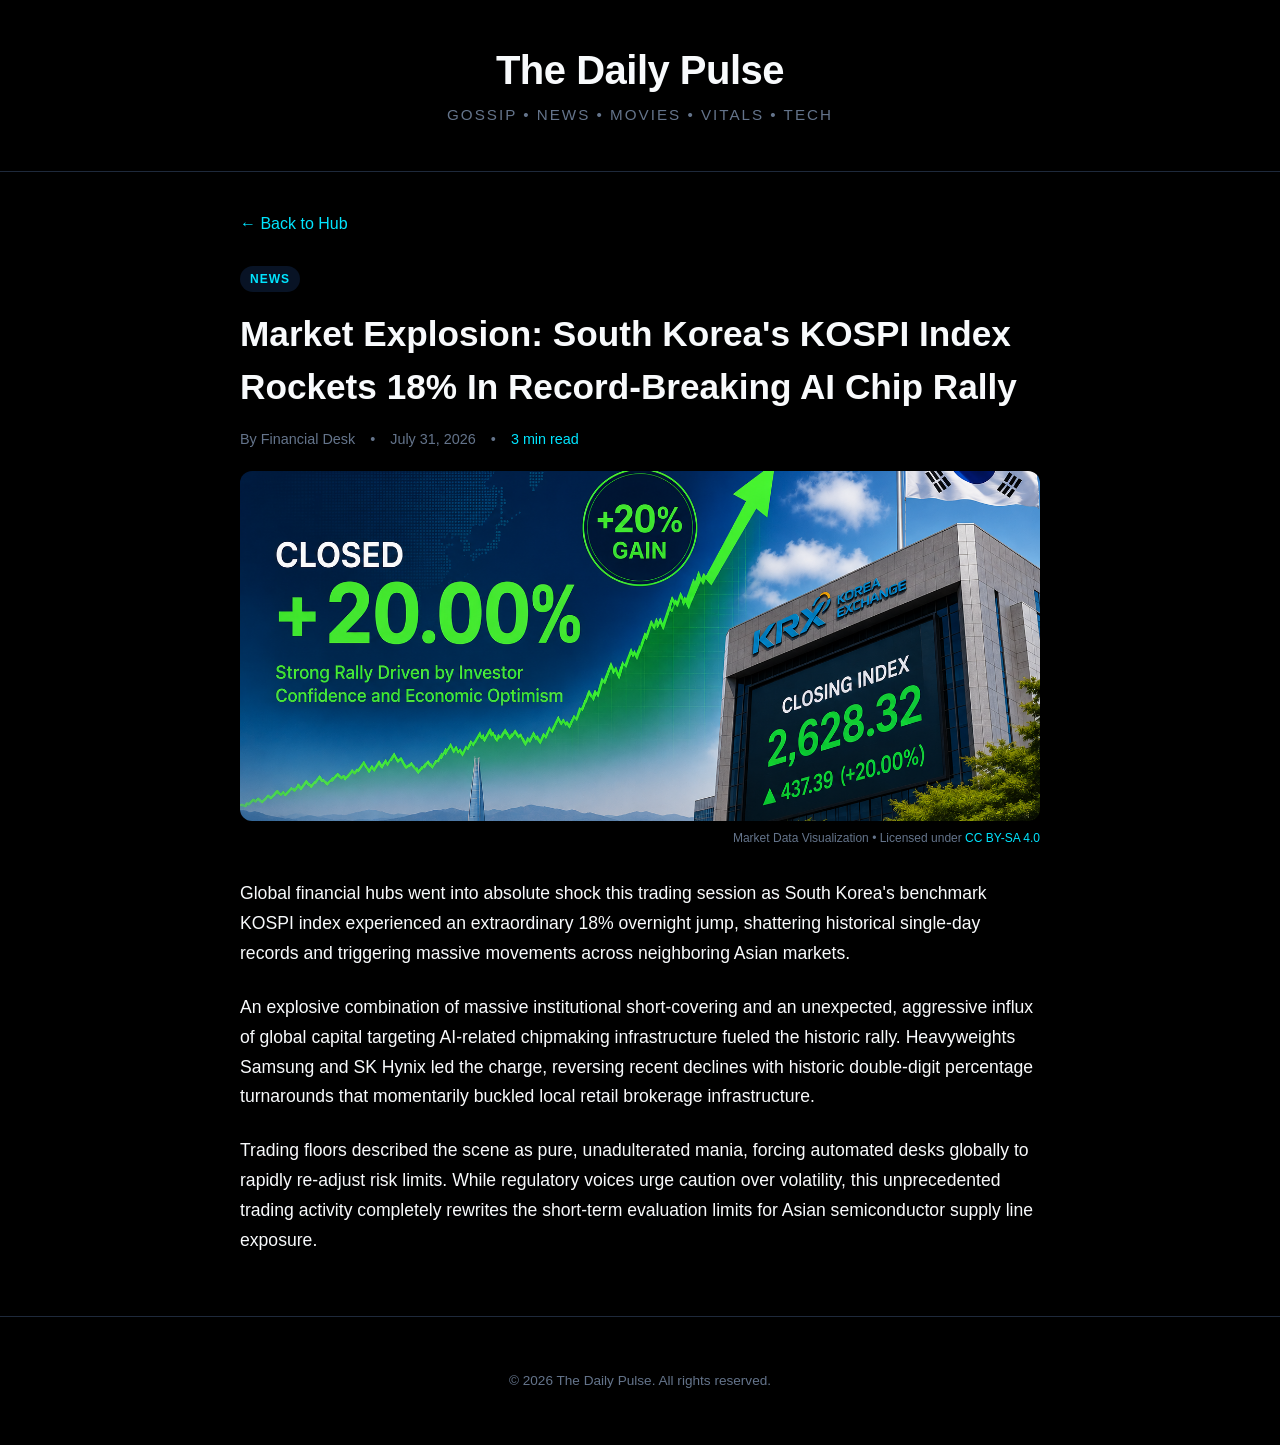
<file: so-ko.html>
<!DOCTYPE html>
<html lang="en">
<head>
    <meta charset="UTF-8">
    <meta name="viewport" content="width=device-width, initial-scale=1.0">
    <title>South Korea's Market Surge - The Daily Pulse</title>
    <link rel="stylesheet" href="style.css">
    <style>
        /* Specific styles for article page readability */
        .article-container {
            max-width: 800px;
            margin: 40px auto;
            padding: 0 20px;
        }
        .article-meta {
            color: var(--text-muted);
            font-size: 0.9rem;
            margin-bottom: 20px;
            display: flex;
            gap: 15px;
        }
        .article-content p {
            font-size: 1.1rem;
            line-height: 1.7;
            margin-bottom: 24px;
        }
        .back-link {
            display: inline-block;
            margin-bottom: 30px;
            color: var(--color-news);
            text-decoration: none;
            font-weight: 500;
        }
        .back-link:hover {
            text-decoration: underline;
        }
    </style>
</head>
<body>
    <!-- Header -->
    <header class="main-header">
        <div class="header-container">
            <h1 class="logo"><a href="index.html" style="color: inherit; text-decoration: none;">The Daily Pulse</a></h1>
            <p class="tagline">Gossip &bull; News &bull; Movies &bull; Vitals &bull; Tech</p>
        </div>
    </header>

    <!-- Main Content -->
    <main class="article-container">
        <a href="index.html" class="back-link">&larr; Back to Hub</a>

        <article>
            <div class="card-tag tag-news">News</div>

            <h1 class="logo" style="font-size: 2.2rem; text-align: left; margin-bottom: 16px; letter-spacing: normal;">
                Market Explosion: South Korea's KOSPI Index Rockets 18% In Record-Breaking AI Chip Rally
            </h1>

            <div class="article-meta">
                <span>By Financial Desk</span>
                <span>&bull;</span>
                <span>July 31, 2026</span>
                <span>&bull;</span>
                <span style="color: var(--color-news);">3 min read</span>
            </div>

            <!-- Article Banner Image using so-ko.png -->
            <figure style="margin: 0 0 32px 0; width: 100%;">
                <div style="width: 100%; height: 350px; overflow: hidden; border-radius: 12px; margin-bottom: 8px;">
                    <img src="so-ko.png" alt="KOSPI Trading Chart Visual" style="width: 100%; height: 100%; object-fit: cover; object-position: center;">
                </div>
                <figcaption style="font-size: 0.75rem; color: var(--text-muted); text-align: right;">
                    Market Data Visualization &bull; Licensed under
                    <a href="https://creativecommons.org" target="_blank" rel="noopener noreferrer" style="color: var(--color-news); text-decoration: none;">CC BY-SA 4.0</a>
                </figcaption>
            </figure>

            <div class="article-content">
                <p>Global financial hubs went into absolute shock this trading session as South Korea's benchmark KOSPI index experienced an extraordinary 18% overnight jump, shattering historical single-day records and triggering massive movements across neighboring Asian markets.</p>

                <p>An explosive combination of massive institutional short-covering and an unexpected, aggressive influx of global capital targeting AI-related chipmaking infrastructure fueled the historic rally. Heavyweights Samsung and SK Hynix led the charge, reversing recent declines with historic double-digit percentage turnarounds that momentarily buckled local retail brokerage infrastructure.</p>

                <p>Trading floors described the scene as pure, unadulterated mania, forcing automated desks globally to rapidly re-adjust risk limits. While regulatory voices urge caution over volatility, this unprecedented trading activity completely rewrites the short-term evaluation limits for Asian semiconductor supply line exposure.</p>
            </div>
        </article>
    </main>

    <!-- Footer -->
    <footer class="main-footer">
        <p>&copy; 2026 The Daily Pulse. All rights reserved.</p>
    </footer>
</body>
</html>
</file>
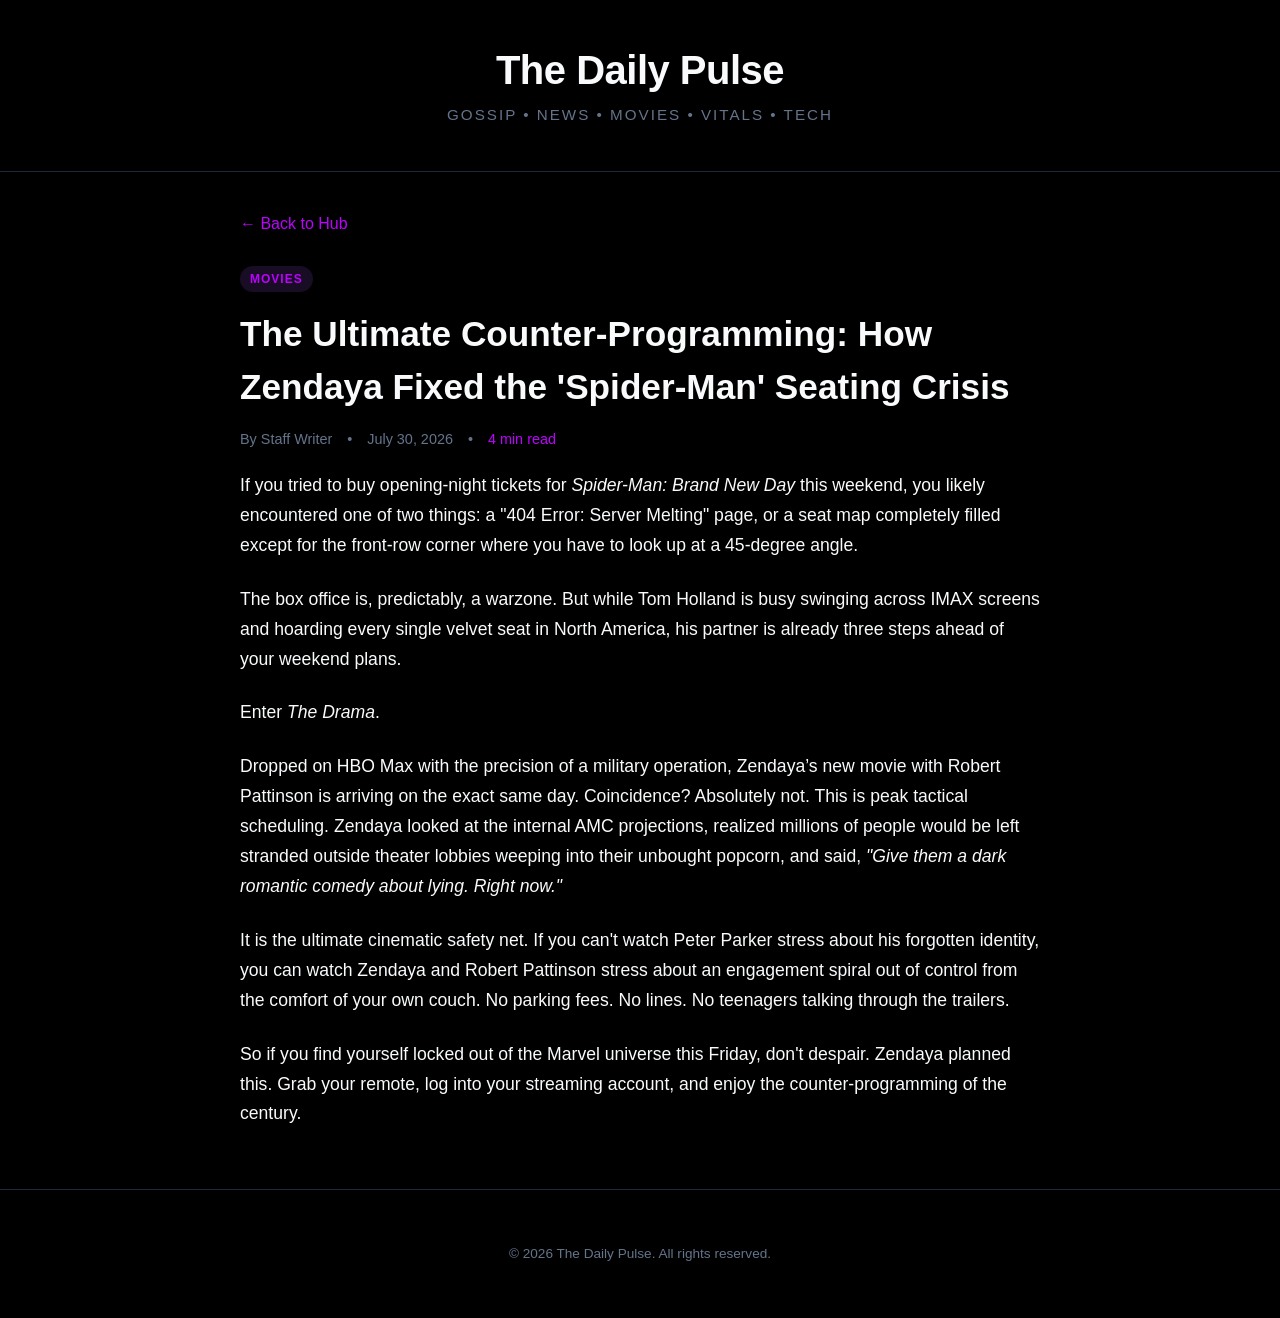
<file: the-drama-old.html>
<!DOCTYPE html>
<html lang="en">
<head>
    <meta charset="UTF-8">
    <meta name="viewport" content="width=device-width, initial-scale=1.0">
    <title>The Ultimate Counter-Programming - The Daily Pulse</title>
    <link rel="stylesheet" href="style.css">
    <style>
        /* Specific styles for article page readability */
        .article-container {
            max-width: 800px;
            margin: 40px auto;
            padding: 0 20px;
        }
        .article-meta {
            color: var(--text-muted);
            font-size: 0.9rem;
            margin-bottom: 20px;
            display: flex;
            gap: 15px;
        }
        .article-content p {
            font-size: 1.1rem;
            line-height: 1.7;
            margin-bottom: 24px;
        }
        .back-link {
            display: inline-block;
            margin-bottom: 30px;
            color: var(--color-movies);
            text-decoration: none;
            font-weight: 500;
        }
        .back-link:hover {
            text-decoration: underline;
        }
    </style>
</head>
<body>
    <!-- Header -->
    <header class="main-header">
        <div class="header-container">
            <h1 class="logo"><a href="index.html" style="color: inherit; text-decoration: none;">The Daily Pulse</a></h1>
            <p class="tagline">Gossip &bull; News &bull; Movies &bull; Vitals &bull; Tech</p>
        </div>
    </header>

    <!-- Main Content -->
    <main class="article-container">
        <a href="index.html" class="back-link">&larr; Back to Hub</a>
        
        <article>
            <div class="card-tag tag-movies">Movies</div>
            <h1 class="logo" style="font-size: 2.2rem; text-align: left; margin-bottom: 16px; letter-spacing: normal;">
                The Ultimate Counter-Programming: How Zendaya Fixed the 'Spider-Man' Seating Crisis
            </h1>
            
            <div class="article-meta">
                <span>By Staff Writer</span>
                <span>&bull;</span>
                <span>July 30, 2026</span>
                <span>&bull;</span>
                <span style="color: var(--color-movies);">4 min read</span>
            </div>

            <div class="article-content">
                <p>If you tried to buy opening-night tickets for <em>Spider-Man: Brand New Day</em> this weekend, you likely encountered one of two things: a "404 Error: Server Melting" page, or a seat map completely filled except for the front-row corner where you have to look up at a 45-degree angle.</p>

                <p>The box office is, predictably, a warzone. But while Tom Holland is busy swinging across IMAX screens and hoarding every single velvet seat in North America, his partner is already three steps ahead of your weekend plans.</p>

                <p>Enter <em>The Drama</em>.</p>

                <p>Dropped on HBO Max with the precision of a military operation, Zendaya’s new movie with Robert Pattinson is arriving on the exact same day. Coincidence? Absolutely not. This is peak tactical scheduling. Zendaya looked at the internal AMC projections, realized millions of people would be left stranded outside theater lobbies weeping into their unbought popcorn, and said, <em>"Give them a dark romantic comedy about lying. Right now."</em></p>

                <p>It is the ultimate cinematic safety net. If you can't watch Peter Parker stress about his forgotten identity, you can watch Zendaya and Robert Pattinson stress about an engagement spiral out of control from the comfort of your own couch. No parking fees. No lines. No teenagers talking through the trailers.</p>

                <p>So if you find yourself locked out of the Marvel universe this Friday, don't despair. Zendaya planned this. Grab your remote, log into your streaming account, and enjoy the counter-programming of the century.</p>
            </div>
        </article>
    </main>

    <!-- Footer -->
    <footer class="main-footer">
        <p>&copy; 2026 The Daily Pulse. All rights reserved.</p>
    </footer>
</body>
</html>
</file>
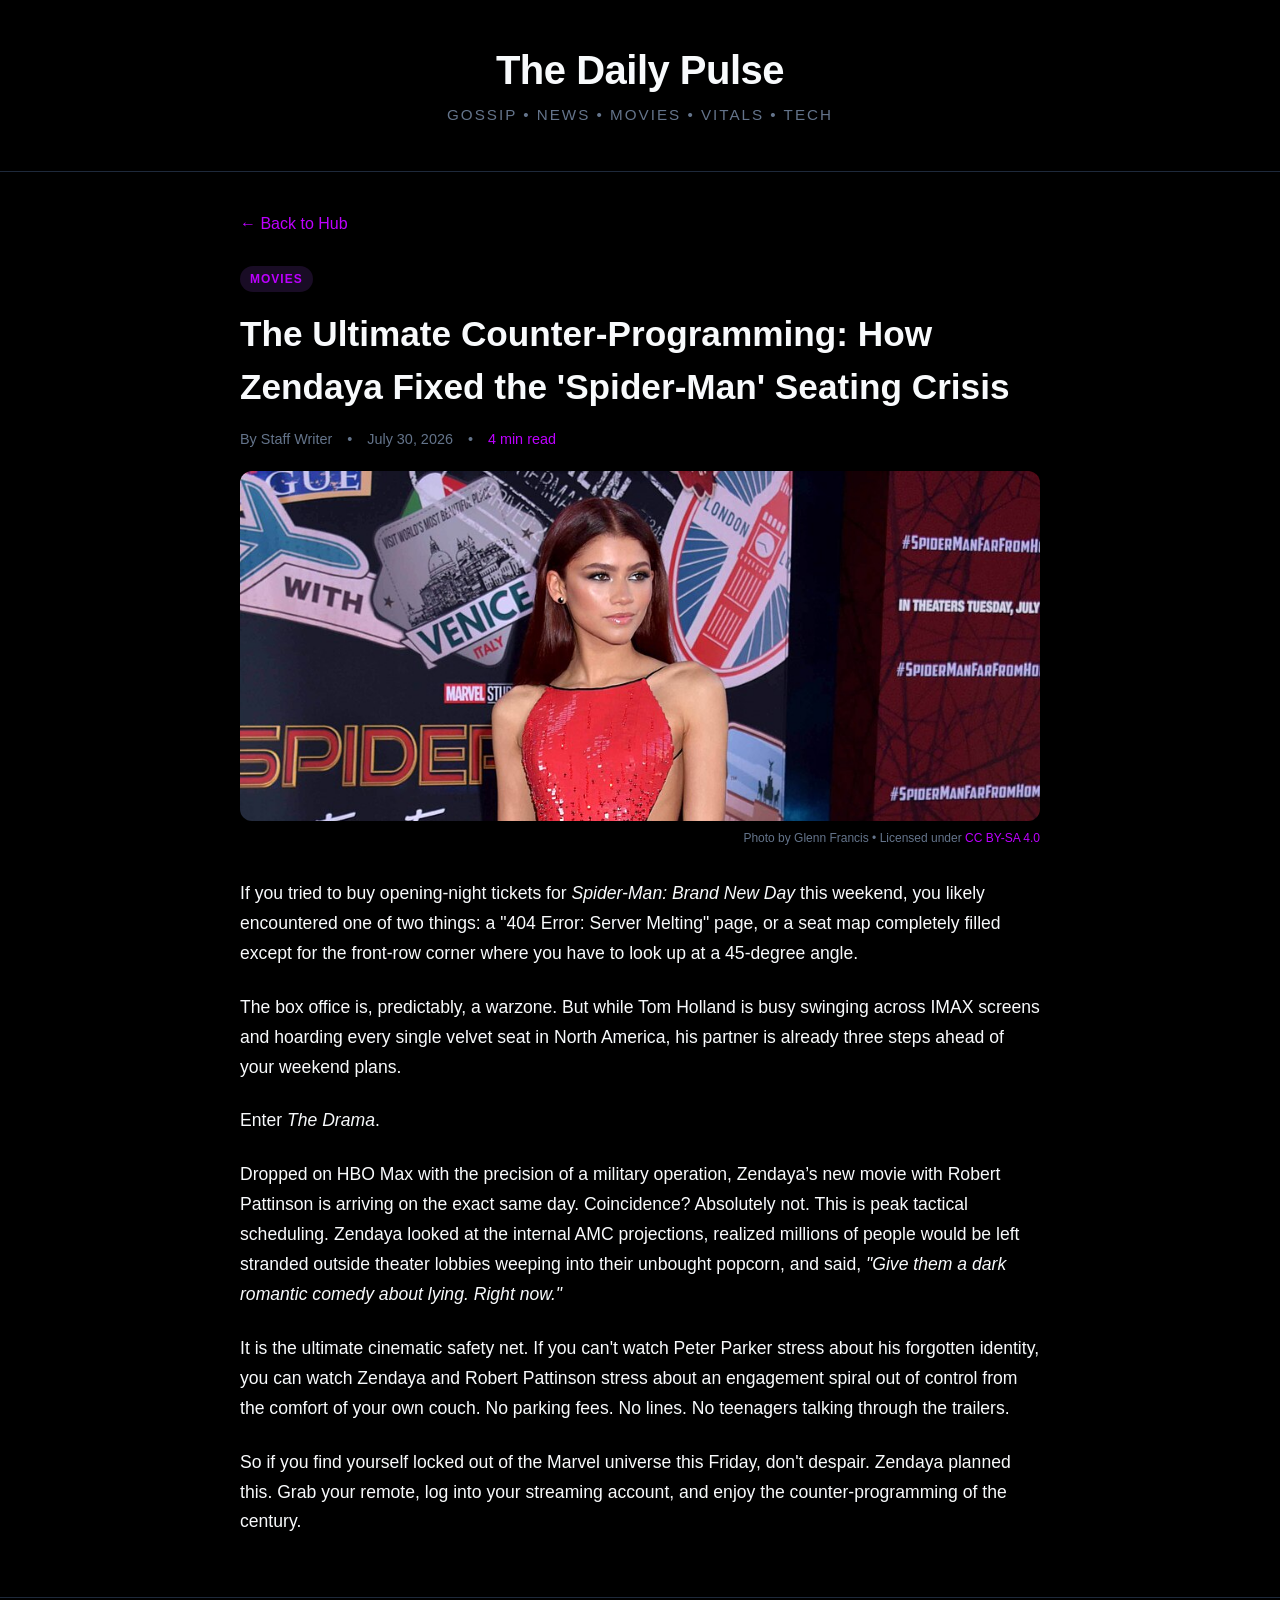
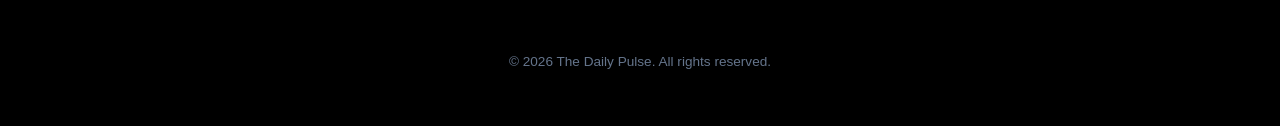
<file: the-drama.html>
<!DOCTYPE html>
<html lang="en">
<head>
    <meta charset="UTF-8">
    <meta name="viewport" content="width=device-width, initial-scale=1.0">
    <title>The Ultimate Counter-Programming - The Daily Pulse</title>
    <link rel="stylesheet" href="style.css">
    <style>
        /* Specific styles for article page readability */
        .article-container {
            max-width: 800px;
            margin: 40px auto;
            padding: 0 20px;
        }
        .article-meta {
            color: var(--text-muted);
            font-size: 0.9rem;
            margin-bottom: 20px;
            display: flex;
            gap: 15px;
        }
        .article-content p {
            font-size: 1.1rem;
            line-height: 1.7;
            margin-bottom: 24px;
        }
        .back-link {
            display: inline-block;
            margin-bottom: 30px;
            color: var(--color-movies);
            text-decoration: none;
            font-weight: 500;
        }
        .back-link:hover {
            text-decoration: underline;
        }
    </style>
</head>
<body>
    <!-- Header -->
    <header class="main-header">
        <div class="header-container">
            <h1 class="logo"><a href="index.html" style="color: inherit; text-decoration: none;">The Daily Pulse</a></h1>
            <p class="tagline">Gossip &bull; News &bull; Movies &bull; Vitals &bull; Tech</p>
        </div>
    </header>

    <!-- Main Content -->
        <!-- Main Content -->
    <main class="article-container">
        <a href="index.html" class="back-link">&larr; Back to Hub</a>

        <article>
            <div class="card-tag tag-movies">Movies</div>

            <h1 class="logo" style="font-size: 2.2rem; text-align: left; margin-bottom: 16px; letter-spacing: normal;">
                The Ultimate Counter-Programming: How Zendaya Fixed the 'Spider-Man' Seating Crisis
            </h1>

            <div class="article-meta">
                <span>By Staff Writer</span>
                <span>&bull;</span>
                <span>July 30, 2026</span>
                <span>&bull;</span>
                <span style="color: var(--color-movies);">4 min read</span>
            </div>

            <!-- New Article Banner Image with Attribution Caption -->
            <figure style="margin: 0 0 32px 0; width: 100%;">
                <div style="width: 100%; height: 350px; overflow: hidden; border-radius: 12px; margin-bottom: 8px;">
                    <img src="zen.jpg" alt="The Drama" style="width: 100%; height: 100%; object-fit: cover; object-position: center 5%;">
                </div>
                <figcaption style="font-size: 0.75rem; color: var(--text-muted); text-align: right;">
                    Photo by Glenn Francis &bull; Licensed under 
                    <a href="https://creativecommons.org/licenses/by-sa/4.0/deed.en" target="_blank" rel="noopener noreferrer" style="color: var(--color-movies); text-decoration: none;">CC BY-SA 4.0</a>
                </figcaption>
            </figure>

            <div class="article-content">
                <p>If you tried to buy opening-night tickets for <em>Spider-Man: Brand New Day</em> this weekend, you likely encountered one of two things: a "404 Error: Server Melting" page, or a seat map completely filled except for the front-row corner where you have to look up at a 45-degree angle.</p>

                <p>The box office is, predictably, a warzone. But while Tom Holland is busy swinging across IMAX screens and hoarding every single velvet seat in North America, his partner is already three steps ahead of your weekend plans.</p>

                <p>Enter <em>The Drama</em>.</p>

                <p>Dropped on HBO Max with the precision of a military operation, Zendaya’s new movie with Robert Pattinson is arriving on the exact same day. Coincidence? Absolutely not. This is peak tactical scheduling. Zendaya looked at the internal AMC projections, realized millions of people would be left stranded outside theater lobbies weeping into their unbought popcorn, and said, <em>"Give them a dark romantic comedy about lying. Right now."</em></p>

                <p>It is the ultimate cinematic safety net. If you can't watch Peter Parker stress about his forgotten identity, you can watch Zendaya and Robert Pattinson stress about an engagement spiral out of control from the comfort of your own couch. No parking fees. No lines. No teenagers talking through the trailers.</p>

                <p>So if you find yourself locked out of the Marvel universe this Friday, don't despair. Zendaya planned this. Grab your remote, log into your streaming account, and enjoy the counter-programming of the century.</p>
            </div>
        </article>
    </main>


    <!-- Footer -->
    <footer class="main-footer">
        <p>&copy; 2026 The Daily Pulse. All rights reserved.</p>
    </footer>
</body>
</html>
</file>
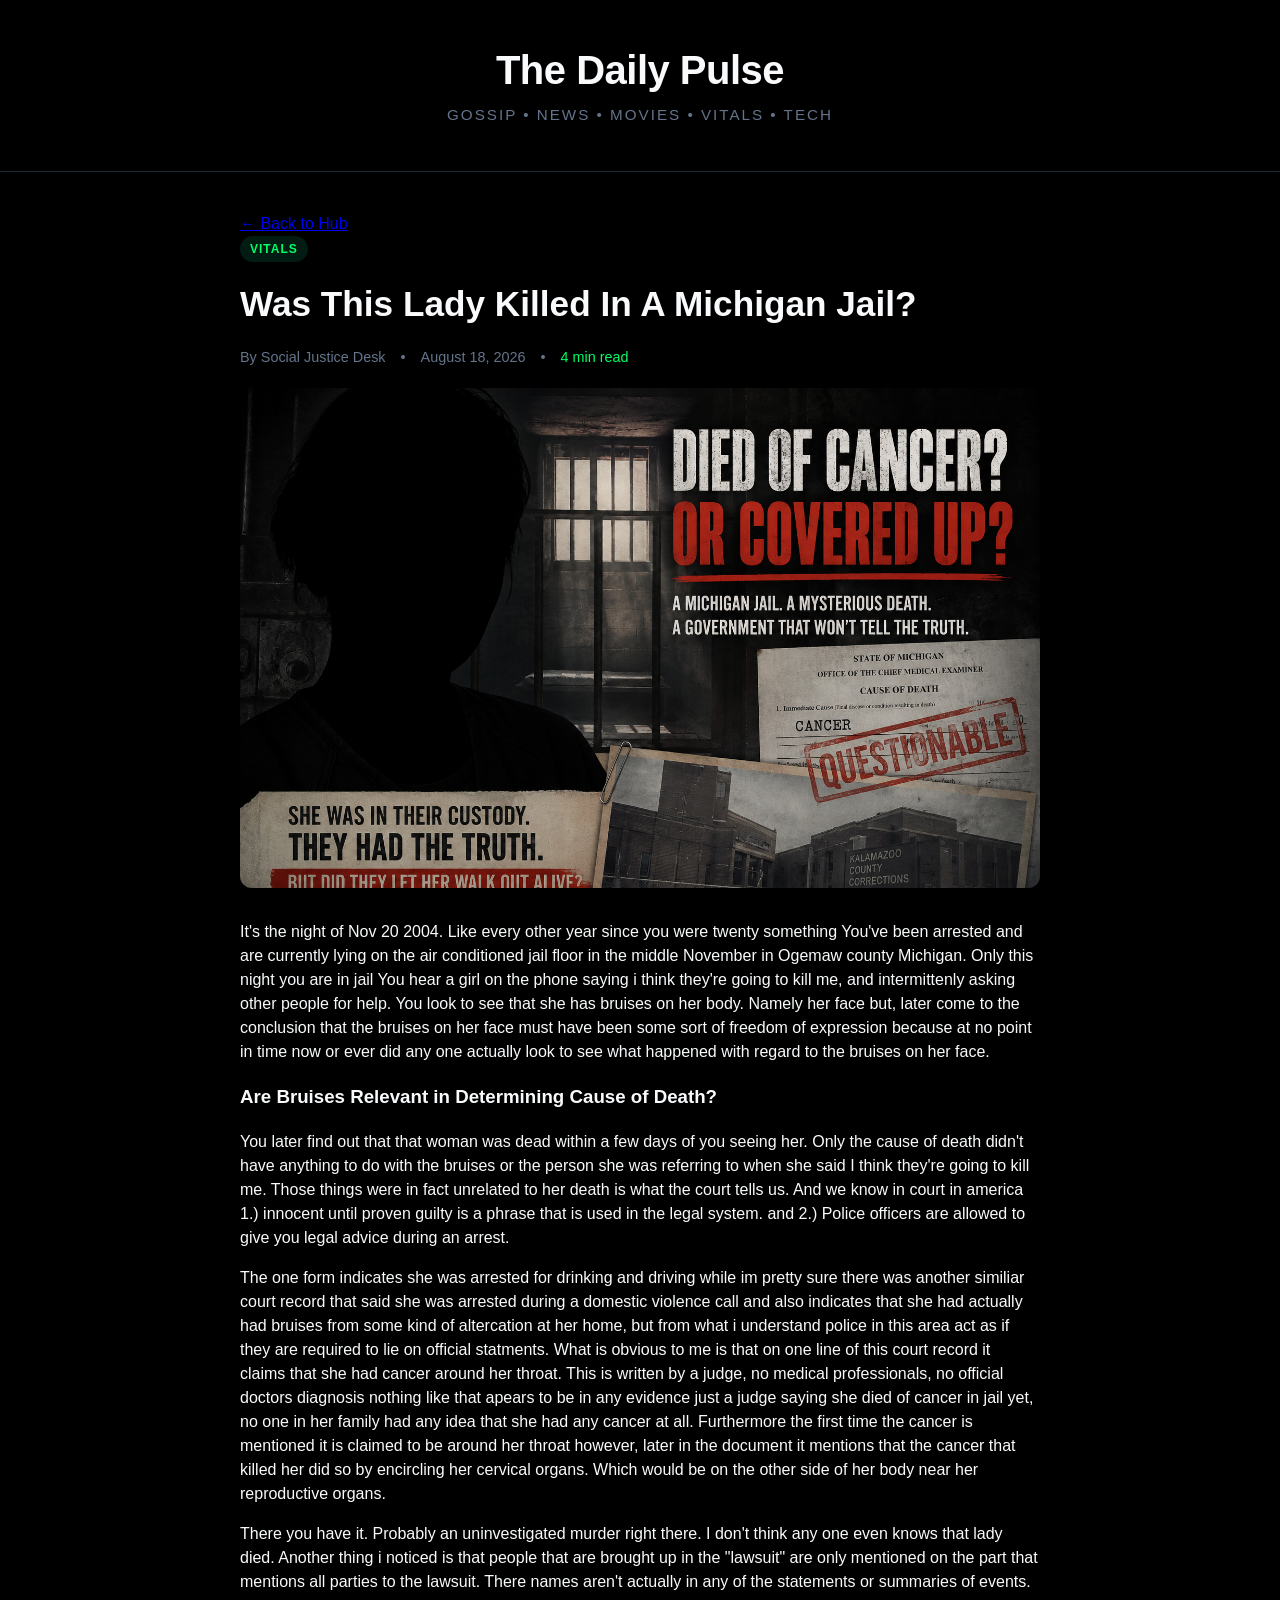
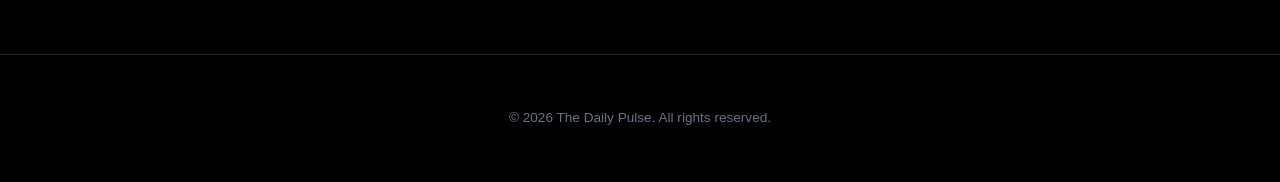
<file: walsh.html>
<!DOCTYPE html>
<html lang="en">
<head>
    <meta charset="UTF-8">
    <meta name="viewport" content="width=device-width, initial-scale=1.0">
    <title>A most suspicious death - The Daily Pulse</title>

    <!-- Open Graph Metadata for Social Sharing -->
    <meta property="og:title" content="Was This Lady Murdered In a Michigan Jail and Did the Judge Cover It Up?">
    <meta property="og:description" content="A Death In a Michigan Jail and Contradictions in Court Records">
    <meta property="og:image" content="walsh.png">
    <meta property="og:image:type" content="image/png">
    <meta property="og:image:width" content="1200">
    <meta property="og:image:height" content="630">
    <meta property="og:url" content="https://pages.dev">
    <meta property="og:type" content="article">

    <!-- Twitter Card Metadata -->
    <meta name="twitter:card" content="summary_large_image">
    <meta name="twitter:title" content="Was This Lady Murdered In a Michigan Jail and Did the Judge Cover It Up?">
    <meta name="twitter:description" content="Investigating the contradictions and unverified medical claims inside the Ogemaw County case files.">
    <meta name="twitter:image" content="walsh.png">

    <link rel="stylesheet" href="style.css">
    <style>
        /* Article page baseline readability */
        .article-container {
            max-width: 800px;
            margin: 40px auto;
            padding: 0 20px;
        }
        .article-meta {
            color: var(--text-muted);
            font-size: 0.9rem;
            margin-bottom: 20px;
            display: flex;
            gap: 15px;
        }
    </style>
</head>
<body>
    <!-- Header -->
    <header class="main-header">
        <div class="header-container">
            <h1 class="logo"><a href="index.html" style="color: inherit; text-decoration: none;">The Daily Pulse</a></h1>
            <p class="tagline">Gossip &bull; News &bull; Movies &bull; Vitals &bull; Tech</p>
        </div>
    </header>

    <!-- Main Content -->
    <main class="article-container">
        <a href="index.html" class="back-link">&larr; Back to Hub</a>
        <article>
            <div class="card-tag tag-vitals">Vitals</div>
            <h1 class="logo" style="font-size: 2.2rem; text-align: left; margin-bottom: 16px; letter-spacing: normal;">
                Was This Lady Killed In A Michigan Jail?
            </h1>

            <div class="article-meta">
                <span>By Social Justice Desk</span>
                <span>&bull;</span>
                <span>August 18, 2026</span>
                <span>&bull;</span>
                <span style="color: var(--color-vitals);">4 min read</span>
            </div>

            <!-- Article Banner Image --> 
            <!-- Responsive Article Banner with full visibility -->
<figure style="margin: 0 0 32px 0; width: 100%;">
    <div style="width: 100%; height: auto; max-height: 500px; overflow: hidden; border-radius: 12px; margin-bottom: 8px; background-color: var(--bg-card);">  
        <img src="walsh.png" alt="Ogemaw County Jail Investigation Documentation" style="width: 100%; height: auto; display: block; object-fit: contain;">
    </div>
</figure>


            <div class="article-content">
                <p>It's the night of Nov 20 2004. Like every other year since you were twenty something You've been arrested and are currently lying on the air conditioned jail floor in the middle November in Ogemaw county Michigan. Only this night you are in jail You hear a girl on the phone saying i think they're going to kill me, and intermittenly asking other people for help. You look to see that she has bruises on her body. Namely her face but, later come to the conclusion that the bruises on her face must have been some sort of freedom of expression because at no point in time now or ever did any one actually look to see what happened with regard to the bruises on her face.</p>

                <h3>Are Bruises Relevant in Determining Cause of Death?</h3>
                <p>You later find out that that woman was dead within a few days of you seeing her. Only the cause of death didn't have anything to do with the bruises or the person she was referring to when she said I think they're going to kill me. Those things were in fact unrelated to her death is what the court tells us. And we know in court in america 1.) innocent until proven guilty is a phrase that is used in the legal system. and 2.) Police officers are allowed to give you legal advice during an arrest.</p>
                
                <p>The one form indicates she was arrested for drinking and driving while im pretty sure there was another similiar court record that said she was arrested during a domestic violence call and also indicates that she had actually had bruises from some kind of altercation at her home, but from what i understand police in this area act as if they are required to lie on official statments. What is obvious to me is that on one line of this court record it claims that she had cancer around her throat. This is written by a judge, no medical professionals, no official doctors diagnosis nothing like that apears to be in any evidence just a judge saying she died of cancer in jail yet, no one in her family had any idea that she had any cancer at all. Furthermore the first time the cancer is mentioned it is claimed to be around her throat however, later in the document it mentions that the cancer that killed her did so by encircling her cervical organs. Which would be on the other side of her body near her reproductive organs.</p>

                <p>There you have it. Probably an uninvestigated murder right there. I don't think any one even knows that lady died. Another thing i noticed is that people that are brought up in the "lawsuit" are only mentioned on the part that mentions all parties to the lawsuit. There names aren't actually in any of the statements or summaries of events.</p>
            </div>
        </article>
    </main>

    <!-- Footer -->                                                        
    <footer class="main-footer">                                               
        <p>&copy; 2026 The Daily Pulse. All rights reserved.</p>           
    </footer>                                                          
</body>
</html>
</file>
<file: style.css>
:root {
    /* Edgy Midnight/Cyberpunk Palette */
    --bg-main: #000000;       /* Absolute pure black background */
    --bg-card: #0a0a0c;       /* Deep slate-black for cards */
    --text-main: #f8fafc;     /* Near-white for striking readability */
    --text-muted: #64748b;    /* Dimmed gray for secondary text */

    /* Intense, High-Contrast Category Colors */
    --color-gossip: #ff2a5f;  /* Neon Crimson */
    --color-news: #00e5ff;    /* Electric Cyan */
    --color-movies: #bd00ff;  /* Toxic Purple */
    --color-vitals: #00ff66;  /* Acid Green */
    --color-tech: #ffaa00;    /* Amber Orange */
}


body {
    margin: 0;
    padding: 0;
    font-family: -apple-system, BlinkMacSystemFont, "Segoe UI", Roboto, sans-serif;
    background-color: var(--bg-main);
    color: var(--text-main);
    line-height: 1.5;
}

/* Header Styles */
.main-header {
    text-align: center;
    padding: 40px 20px 20px 20px;
    border-bottom: 1px solid #1e293b;
}

.logo {
    font-size: 2.5rem;
    font-weight: 800;
    margin: 0 0 4px 0;
    letter-spacing: -0.5px;
}

.tagline {
    color: var(--text-muted);
    font-size: 0.95rem;
    text-transform: uppercase;
    letter-spacing: 2px;
    margin: 0 0 24px 0;
}

.main-nav {
    display: flex;
    justify-content: center;
    gap: 20px;
}

.main-nav a {
    color: var(--text-muted);
    text-decoration: none;
    font-weight: 500;
    font-size: 0.9rem;
    transition: color 0.2s;
}

.main-nav a:hover {
    color: #ffffff;
}

/* Responsive Grid Layout */
.grid-container {
    max-width: 1200px;
    margin: 40px auto;
    padding: 0 20px;
    display: grid;
    grid-template-columns: repeat(auto-fill, minmax(320px, 1fr));
    gap: 24px;
}

/* Card Styles */
.news-card {
    background-color: var(--bg-card);
    padding: 24px;
    border-radius: 12px;
    border: 1px solid #1a1a1f; /* Darkened border to match the black background */
    display: flex;
    flex-direction: column;
    justify-content: space-between;
    transition: transform 0.2s, box-shadow 0.2s, border-color 0.2s;
}

.news-card:hover {
    transform: translateY(-4px);
    box-shadow: 0 0 25px rgba(0, 229, 255, 0.15); /* Gives a subtle neon glow on hover */
    border-color: #444450;                  /* Crisper border contrast on hover */
}


/* Category Tags */
.card-tag {
    display: inline-block;
    font-size: 0.75rem;
    font-weight: 700;
    text-transform: uppercase;
    letter-spacing: 1px;
    padding: 4px 10px;
    border-radius: 20px;
    width: fit-content;
    margin-bottom: 16px;
}

.tag-gossip { background-color: rgba(244, 63, 94, 0.15); color: var(--color-gossip); }
.tag-news { background-color: rgba(59, 130, 246, 0.15); color: var(--color-news); }
.tag-movies { background-color: rgba(168, 85, 247, 0.15); color: var(--color-movies); }
.tag-vitals { background-color: rgba(16, 185, 129, 0.15); color: var(--color-vitals); }
.tag-tech { background-color: rgba(245, 158, 11, 0.15); color: var(--color-tech); }

/* Card Content Elements */
.card-title {
    font-size: 1.35rem;
    margin: 0 0 12px 0;
    line-height: 1.3;
}

.card-title a {
    color: #ffffff;
    text-decoration: none;
}

.card-title a:hover {
    color: var(--color-gossip);
}

.card-excerpt {
    color: var(--text-muted);
    font-size: 0.95rem;
    margin-0 0 20px 0;
    flex-grow: 1;
}

.card-footer {
    border-top: 1px solid #1e293b;
    padding-top: 12px;
    margin-top: auto;
    font-size: 0.8rem;
    color: var(--text-muted);
}

/* Footer Styling */
.main-footer {
    text-align: center;
    padding: 40px 20px;
    color: var(--text-muted);
    font-size: 0.85rem;
    border-top: 1px solid #1e293b;
    margin-top: 60px;
}

/* Small Screens Adjustments */
@media (max-width: 640px) {
    .grid-container {
        grid-template-columns: 1fr;
        padding: 0 16px;
    }
    .logo { font-size: 2rem; }
    .main-nav { flex-wrap: wrap; }
}


/* Card Image Styles */
.card-image-container {
    width: 100%;
    height: 200px; /* Force an even height so tall portrait images don't stretch the card */
    margin-bottom: 16px;
    overflow: hidden;
    border-radius: 8px;
}

.card-image {
    width: 100%;
    height: auto;
    display: block;
    object-fit: cover;
    object-position: center 20%; /* Adjusts vertical focus slight upward if needed */
    transition: transform 0.3s ease;
}

/* Optional: Zooms into the photo slightly when you hover over the card */
.news-card:hover .card-image {
    transform: scale(1.03);
}
</file>
<file: d4vid-style.css>
:root {
    --bg-color: #0f111a;
    --text-primary: #e2e8f0;
    --text-secondary: #94a3b8;
    --accent-color: #f43f5e;
    --card-bg: #1e2233;
}

body {
    margin: 0;
    padding: 0;
    font-family: -apple-system, BlinkMacSystemFont, "Segoe UI", Roboto, Helvetica, Arial, sans-serif;
    background-color: var(--bg-color);
    color: var(--text-primary);
    line-height: 1.6;
}

.article-container {
    max-width: 750px;
    margin: 40px auto;
    padding: 20px;
}

article {
    background-color: var(--card-bg);
    padding: 40px;
    border-radius: 12px;
    box-shadow: 0 4px 6px -1px rgba(0, 0, 0, 0.3);
}

.article-header {
    border-bottom: 1px solid #334155;
    padding-bottom: 24px;
    margin-bottom: 24px;
}

.article-title {
    font-size: 2.25rem;
    line-height: 1.25;
    color: #ffffff;
    margin: 0 0 12px 0;
    font-weight: 800;
}

.article-subtitle {
    font-size: 1.25rem;
    color: var(--accent-color);
    margin: 0 0 16px 0;
    font-weight: 500;
}

.article-meta {
    font-size: 0.875rem;
    color: var(--text-secondary);
    display: flex;
    gap: 16px;
}

.article-content p {
    margin-bottom: 20px;
    font-size: 1.05rem;
}

.article-content h2 {
    font-size: 1.5rem;
    color: #ffffff;
    margin-top: 36px;
    margin-bottom: 16px;
    font-weight: 700;
}

.article-content a {
    color: var(--accent-color);
    text-decoration: none;
    border-bottom: 1px dashed var(--accent-color);
}

.article-content a:hover {
    color: #ff7e93;
    border-bottom-style: solid;
}

@media (max-width: 640px) {
    .article-container {
        margin: 0;
        padding: 12px;
    }
    article {
        padding: 24px;
        border-radius: 0;
    }
    .article-title {
        font-size: 1.75rem;
    }
}
</file>
